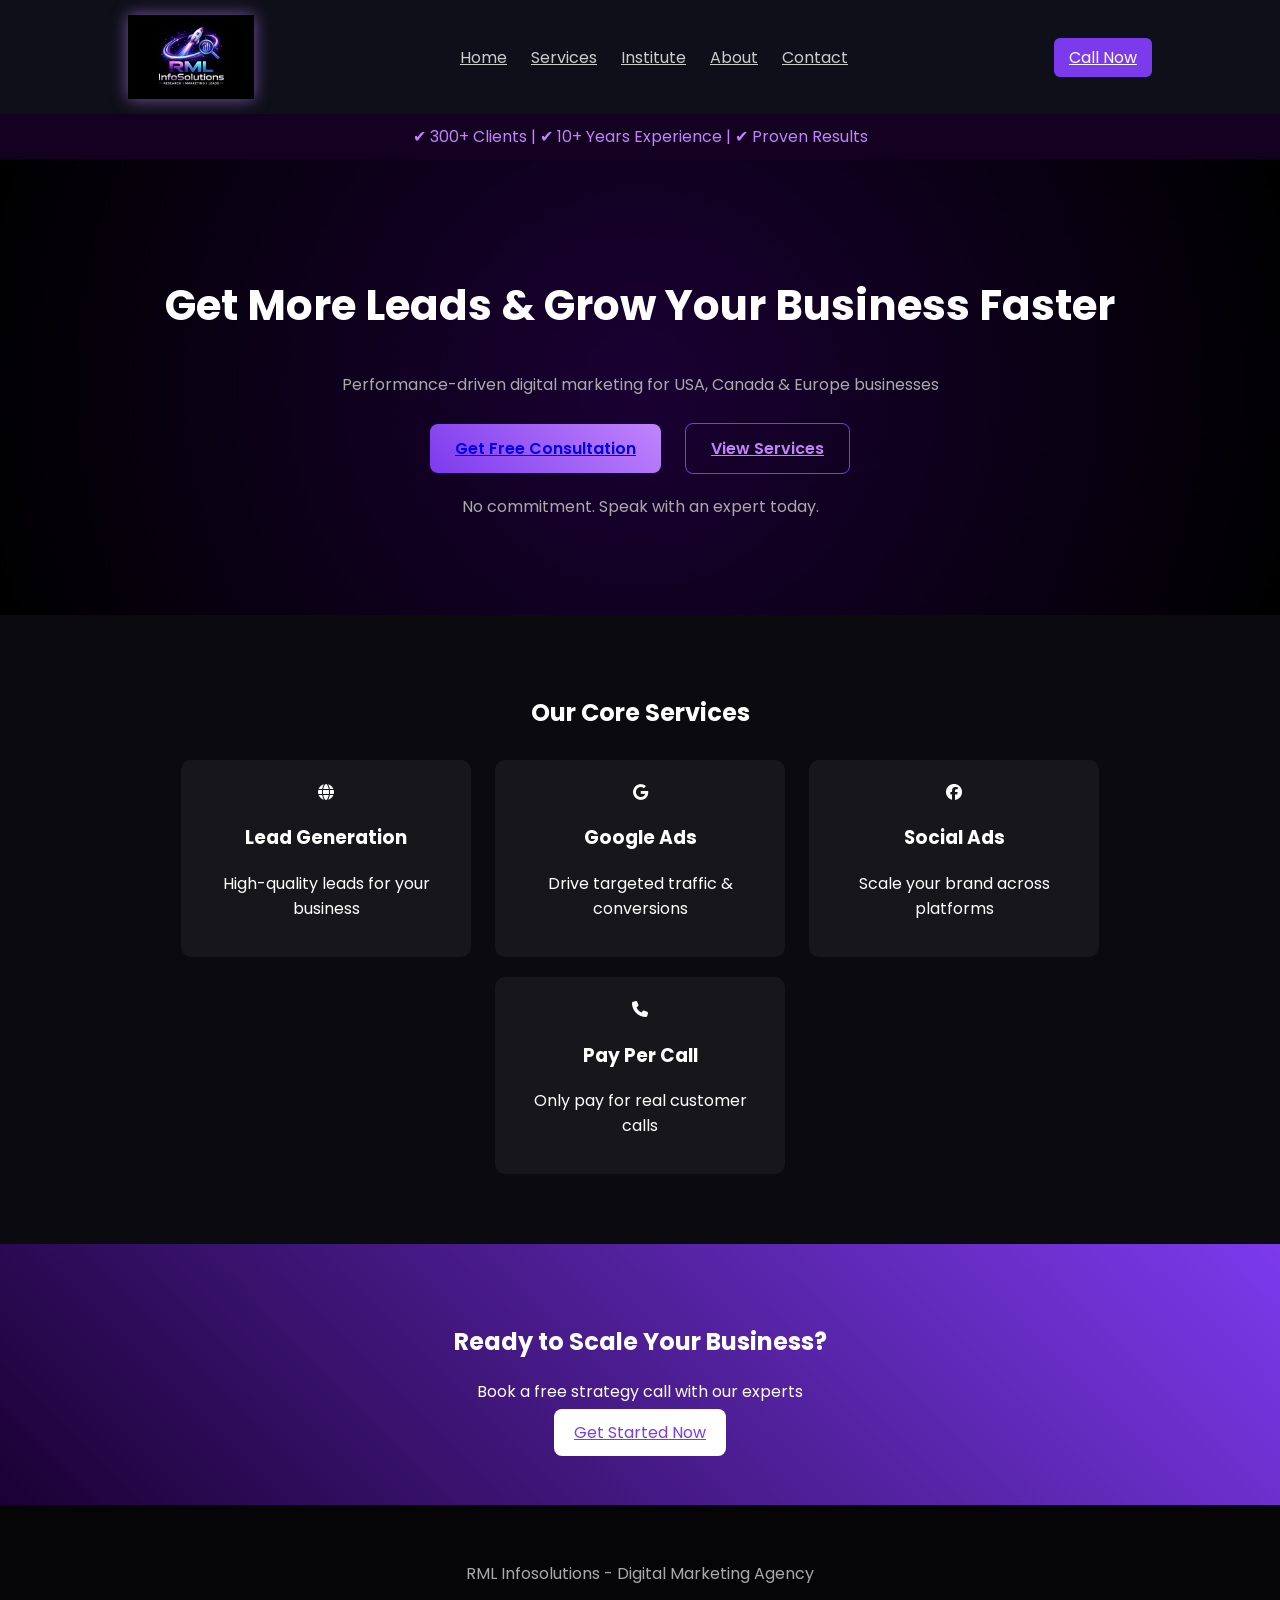
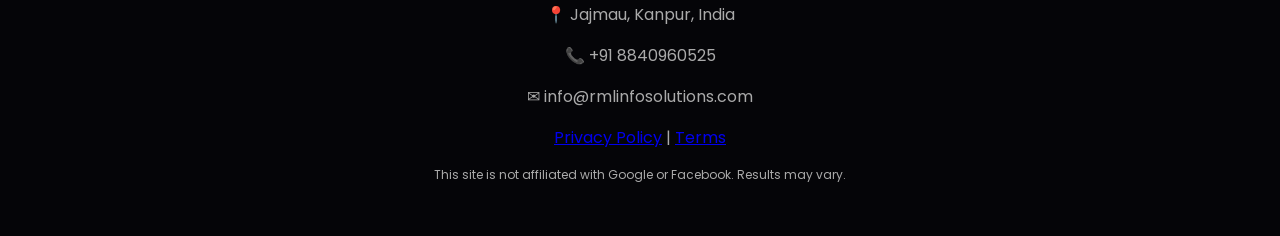
<file: index.html>
<!DOCTYPE html>
<html lang="en">
<head>
<meta charset="UTF-8">
<meta name="viewport" content="width=device-width, initial-scale=1.0">
<title>RML Infosolutions - Digital Marketing Agency</title>

<link href="https://fonts.googleapis.com/css2?family=Poppins:wght@300;400;600;700;800&display=swap" rel="stylesheet">
<link rel="stylesheet" href="https://cdnjs.cloudflare.com/ajax/libs/font-awesome/6.4.0/css/all.min.css">

<style>

/* GLOBAL */
body {
    margin:0;
    font-family:'Poppins',sans-serif;
    background:#0b0b0f;
    color:#fff;
}

/* NAV */
.navbar {
    display:flex;
    justify-content:space-between;
    align-items:center;
    padding:15px 10%;
    background:#0f0f1a;
}
    .logo img {
  height: 80px;
  width: auto;
  object-fit: contain;
}

.logo {
  display: flex;
  align-items: center;
}

.logo {
    font-weight:700;
    color:#c084fc;
}

.nav-links a {
    margin:0 10px;
    color:#ccc;
}

.phone-btn a {
    background:#7c3aed;
    padding:8px 15px;
    border-radius:6px;
    color:#fff;
}

/* HERO */
.hero {
    text-align:center;
    padding:80px 10%;
    background:radial-gradient(circle,#1a0033,#000);
}

.hero h1 {
    font-size:42px;
}

.hero p {
    color:#aaa;
}

.btn {
    display:inline-block;
    padding:12px 25px;
    border-radius:8px;
    margin:10px;
    font-weight:600;
}

.btn-primary {
    background:linear-gradient(45deg,#7c3aed,#c084fc);
}

.btn-secondary {
    border:1px solid #7c3aed;
    color:#c084fc;
}

/* TRUST BAR */
.trust {
    text-align:center;
    padding:10px;
    background:#140020;
    color:#c084fc;
}

/* SERVICES */
.services {
    padding:60px 10%;
    text-align:center;
}

.card {
    background:rgba(255,255,255,0.05);
    padding:20px;
    margin:10px;
    border-radius:10px;
    display:inline-block;
    width:250px;
}

/* CTA */
.cta {
    background:linear-gradient(45deg,#1a0033,#7c3aed);
    text-align:center;
    padding:60px;
}

.cta a {
    background:#fff;
    color:#7c3aed;
    padding:12px 20px;
    border-radius:8px;
}

/* FOOTER */
.footer {
    padding:40px 10%;
    background:#050508;
    text-align:center;
    color:#aaa;
}

/* STICKY CALL */
.sticky-call {
    position:fixed;
    bottom:15px;
    left:10px;
    right:10px;
    background:#7c3aed;
    text-align:center;
    padding:12px;
    border-radius:8px;
}

.sticky-call a {
    color:#fff;
    font-weight:bold;
}

@media(min-width:768px){
    .sticky-call{display:none;}
    
}
.logo img {
  height: 84px;
  filter: drop-shadow(0 0 8px rgba(192,132,252,0.6));
}
    @media(max-width:768px){
  .logo img {
    height: 35px;
  }
}
</style>
</head>

<body>

<!-- NAV -->
<div class="navbar">
    <div class="logo">
    <img src="rml.png" alt="RML Infosolutions Logo">
</div>
    <div class="nav-links">
        <a href="index.html">Home</a>
        <a href="services.html">Services</a>
        <a href="institute.html">Institute</a>
        <a href="about.html">About</a>
        <a href="contact.html">Contact</a>
    </div>
    <div class="phone-btn">
        <a href="tel:+918840960525">Call Now</a>
    </div>
</div>

<!-- TRUST -->
<div class="trust">
✔ 300+ Clients | ✔ 10+ Years Experience | ✔ Proven Results
</div>

<!-- HERO -->
<section class="hero">
    <h1>Get More Leads & Grow Your Business Faster</h1>
    <p>Performance-driven digital marketing for USA, Canada & Europe businesses</p>

    <a href="contact.html" class="btn btn-primary">Get Free Consultation</a>
    <a href="services.html" class="btn btn-secondary">View Services</a>

    <p style="margin-top:10px;color:#aaa;">No commitment. Speak with an expert today.</p>
</section>

<!-- SERVICES -->
<section class="services">
    <h2>Our Core Services</h2>

    <div class="card">
        <i class="fas fa-globe"></i>
        <h3>Lead Generation</h3>
        <p>High-quality leads for your business</p>
    </div>

    <div class="card">
        <i class="fab fa-google"></i>
        <h3>Google Ads</h3>
        <p>Drive targeted traffic & conversions</p>
    </div>

    <div class="card">
        <i class="fab fa-facebook"></i>
        <h3>Social Ads</h3>
        <p>Scale your brand across platforms</p>
    </div>

    <div class="card">
        <i class="fas fa-phone"></i>
        <h3>Pay Per Call</h3>
        <p>Only pay for real customer calls</p>
    </div>
</section>

<!-- CTA -->
<section class="cta">
    <h2>Ready to Scale Your Business?</h2>
    <p>Book a free strategy call with our experts</p>
    <a href="contact.html">Get Started Now</a>
</section>

<!-- FOOTER -->
<div class="footer">
    <p>RML Infosolutions - Digital Marketing Agency</p>
    <p>📍 Jajmau, Kanpur, India</p>
    <p>📞 +91 8840960525</p>
    <p>✉ info@rmlinfosolutions.com</p>

    <p>
        <a href="/privacy-policy">Privacy Policy</a> |
        <a href="/terms-conditions">Terms</a>
    </p>

    <p style="font-size:12px;">
        This site is not affiliated with Google or Facebook. Results may vary.
    </p>
</div>

<!-- STICKY CALL -->
<div class="sticky-call">
    <a href="tel:+918840960525">📞 Call Now</a>
</div>

</body>
</html>
</file>
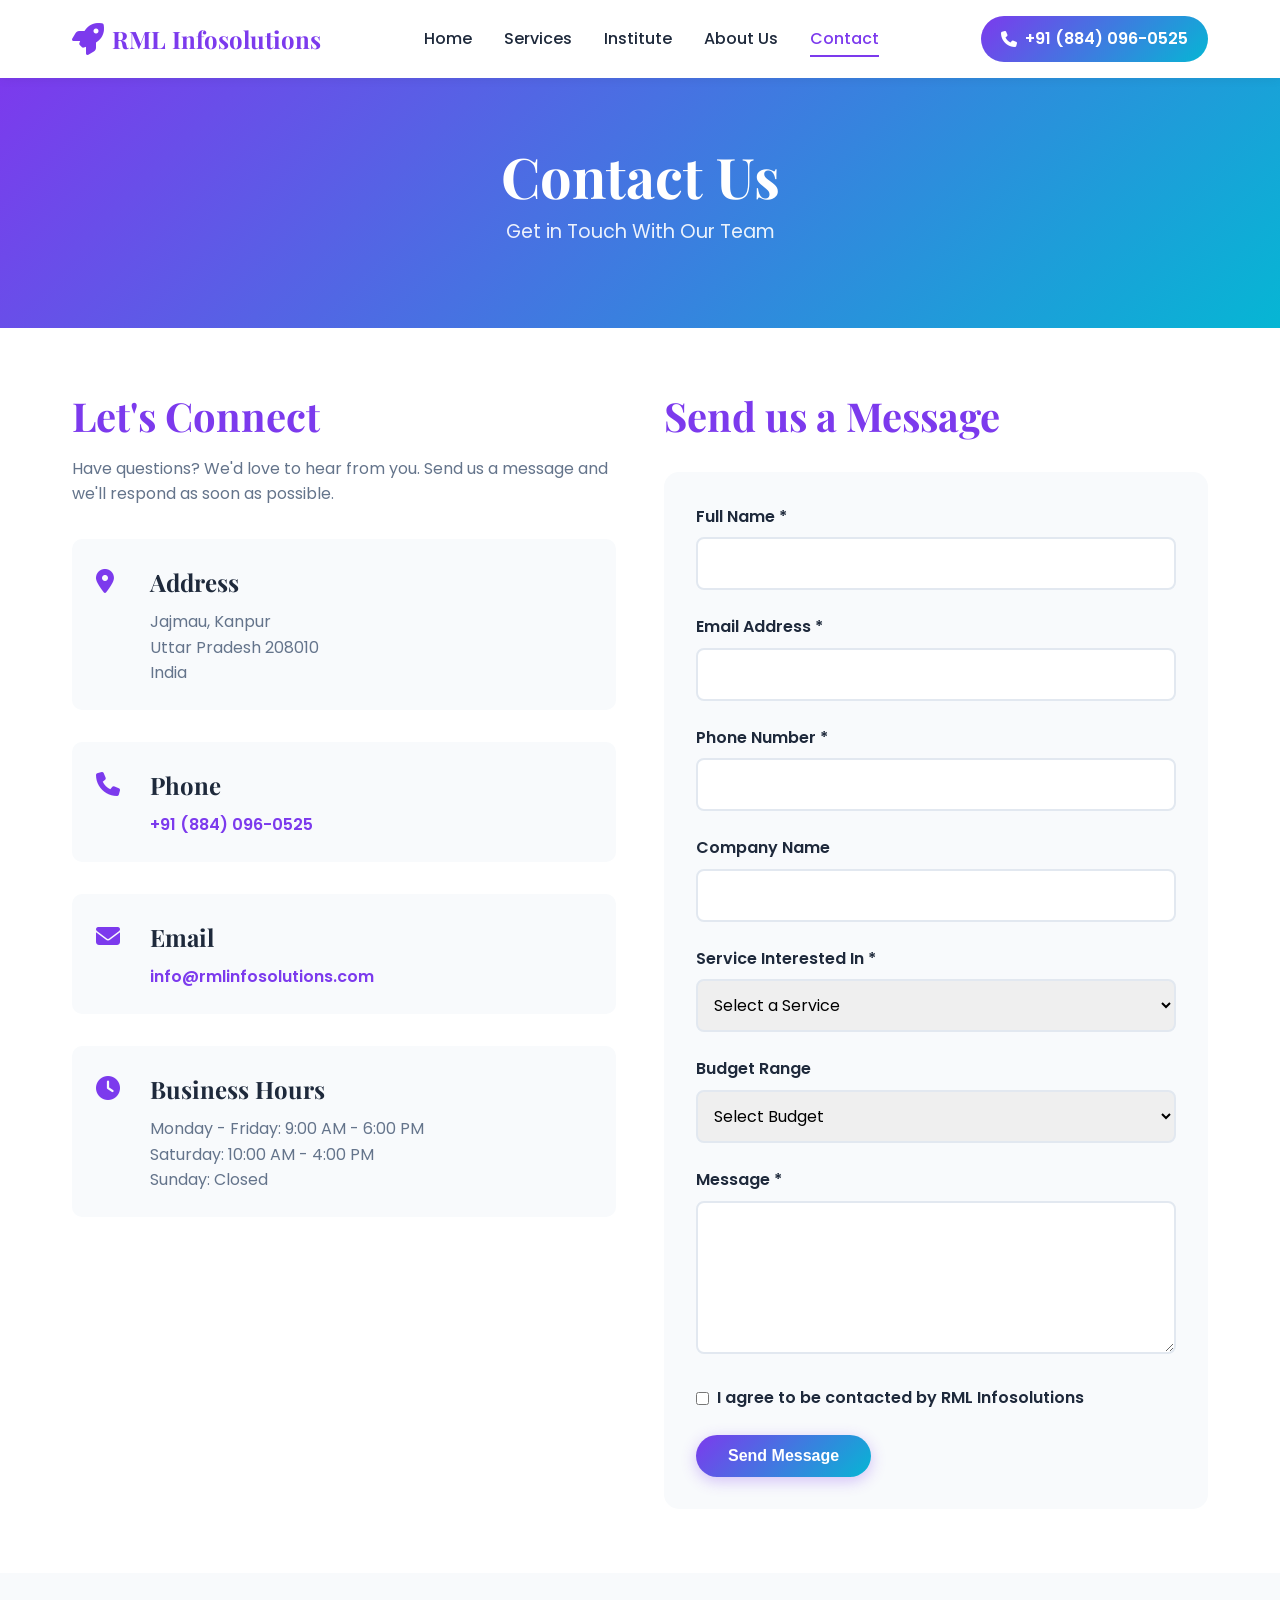
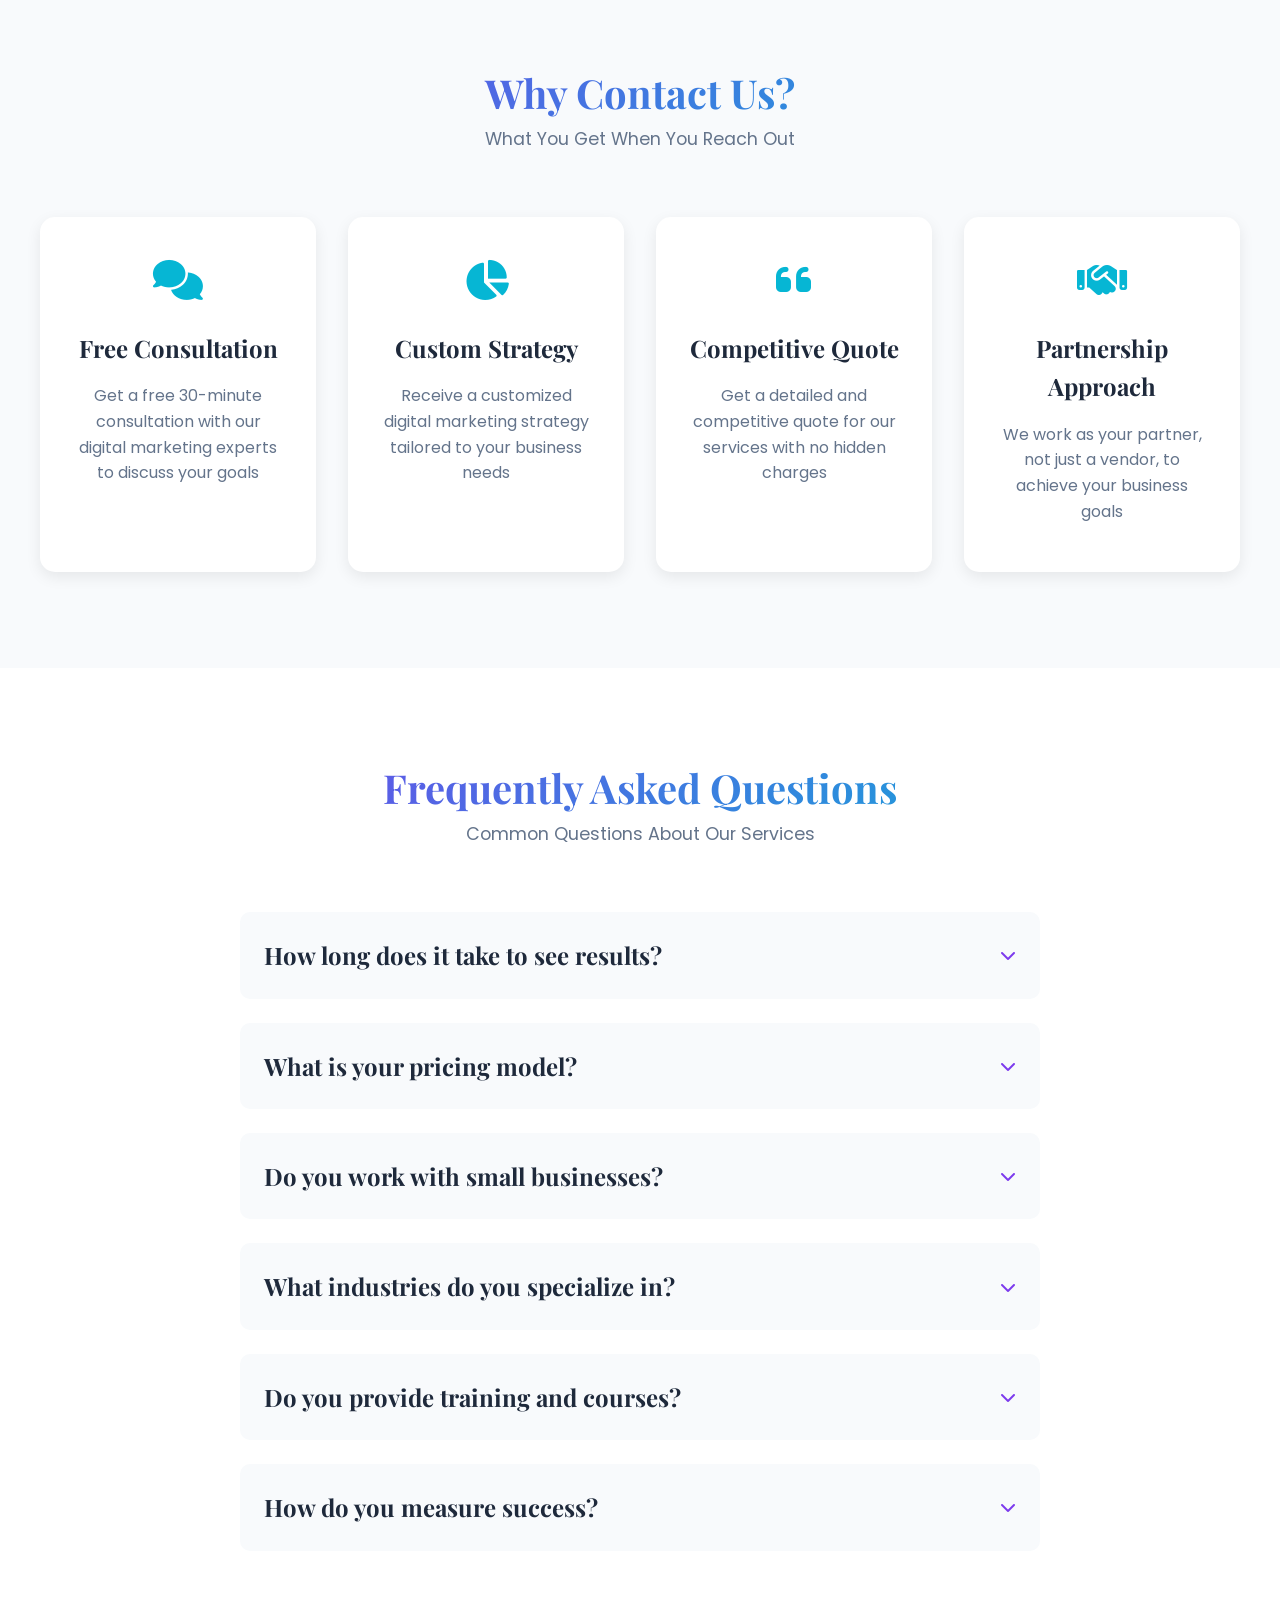
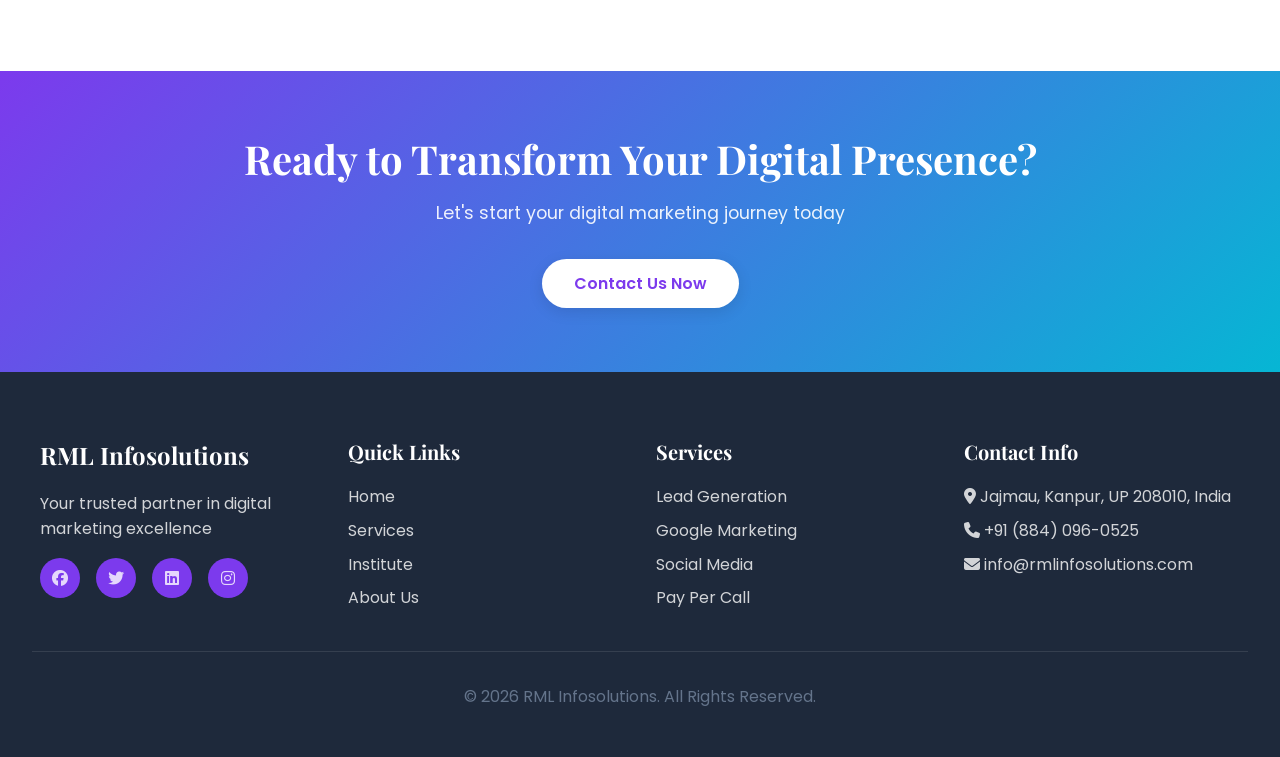
<file: contact.html>
<!DOCTYPE html>
<html lang="en">
<head>
    <meta charset="UTF-8">
    <meta name="viewport" content="width=device-width, initial-scale=1.0">
    <title>Contact Us - RML Infosolutions</title>
    <link rel="stylesheet" href="styles.css">
    <link rel="stylesheet" href="https://cdnjs.cloudflare.com/ajax/libs/font-awesome/6.4.0/css/all.min.css">
    <link href="https://fonts.googleapis.com/css2?family=Poppins:wght@300;400;600;700;800&family=Playfair+Display:wght@700&display=swap" rel="stylesheet">
</head>
<body>
    <!-- Navigation Bar -->
    <nav class="navbar">
        <div class="nav-container">
            <div class="logo">
                <i class="fas fa-rocket"></i>
                <span>RML Infosolutions</span>
            </div>
            <div class="nav-menu" id="navMenu">
                <a href="index.html" class="nav-link">Home</a>
                <a href="services.html" class="nav-link">Services</a>
                <a href="institute.html" class="nav-link">Institute</a>
                <a href="about.html" class="nav-link">About Us</a>
                <a href="contact.html" class="nav-link active">Contact</a>
            </div>
            <div class="hamburger" id="hamburger">
                <span></span>
                <span></span>
                <span></span>
            </div>
            <div class="phone-btn">
                <a href="tel:+918840960525"><i class="fas fa-phone"></i> +91 (884) 096-0525</a>
            </div>
        </div>
    </nav>

    <!-- Page Header -->
    <section class="page-header">
        <h1>Contact Us</h1>
        <p>Get in Touch With Our Team</p>
    </section>

    <!-- Contact Section -->
    <section class="contact-section">
        <div class="contact-info">
            <h2>Let's Connect</h2>
            <p>Have questions? We'd love to hear from you. Send us a message and we'll respond as soon as possible.</p>
            
            <div class="contact-details">
                <div class="contact-item">
                    <div class="contact-icon">
                        <i class="fas fa-map-marker-alt"></i>
                    </div>
                    <div class="contact-text">
                        <h3>Address</h3>
                        <p>Jajmau, Kanpur<br>Uttar Pradesh 208010<br>India</p>
                    </div>
                </div>
                <div class="contact-item">
                    <div class="contact-icon">
                        <i class="fas fa-phone"></i>
                    </div>
                    <div class="contact-text">
                        <h3>Phone</h3>
                        <p><a href="tel:+918840960525">+91 (884) 096-0525</a></p>
                    </div>
                </div>
                <div class="contact-item">
                    <div class="contact-icon">
                        <i class="fas fa-envelope"></i>
                    </div>
                    <div class="contact-text">
                        <h3>Email</h3>
                        <p><a href="mailto:info@rmlinfosolutions.com">info@rmlinfosolutions.com</a></p>
                    </div>
                </div>
                <div class="contact-item">
                    <div class="contact-icon">
                        <i class="fas fa-clock"></i>
                    </div>
                    <div class="contact-text">
                        <h3>Business Hours</h3>
                        <p>Monday - Friday: 9:00 AM - 6:00 PM<br>Saturday: 10:00 AM - 4:00 PM<br>Sunday: Closed</p>
                    </div>
                </div>
            </div>
        </div>

        <div class="contact-form-container">
            <h2>Send us a Message</h2>
            <form id="contactForm" class="contact-form">
                <div class="form-group">
                    <label for="name">Full Name *</label>
                    <input type="text" id="name" name="name" required>
                </div>
                <div class="form-group">
                    <label for="email">Email Address *</label>
                    <input type="email" id="email" name="email" required>
                </div>
                <div class="form-group">
                    <label for="phone">Phone Number *</label>
                    <input type="tel" id="phone" name="phone" required>
                </div>
                <div class="form-group">
                    <label for="company">Company Name</label>
                    <input type="text" id="company" name="company">
                </div>
                <div class="form-group">
                    <label for="service">Service Interested In *</label>
                    <select id="service" name="service" required>
                        <option value="">Select a Service</option>
                        <option value="Lead Generation">Lead Generation</option>
                        <option value="Google Marketing">Google Marketing (SEO & SEM)</option>
                        <option value="Social Media">Facebook & Instagram Marketing</option>
                        <option value="Native Marketing">Native Marketing</option>
                        <option value="Pay Per Call">Pay Per Call</option>
                        <option value="Email Marketing">Email Marketing</option>
                        <option value="Digital Marketing Course">Digital Marketing Course</option>
                        <option value="Other">Other</option>
                    </select>
                </div>
                <div class="form-group">
                    <label for="budget">Budget Range</label>
                    <select id="budget" name="budget">
                        <option value="">Select Budget</option>
                        <option value="Below 50K">Below ₹50,000</option>
                        <option value="50K-1L">₹50,000 - ₹1,00,000</option>
                        <option value="1L-5L">₹1,00,000 - ₹5,00,000</option>
                        <option value="5L+">₹5,00,000+</option>
                    </select>
                </div>
                <div class="form-group">
                    <label for="message">Message *</label>
                    <textarea id="message" name="message" rows="5" required></textarea>
                </div>
                <div class="form-group checkbox">
                    <input type="checkbox" id="terms" name="terms" required>
                    <label for="terms">I agree to be contacted by RML Infosolutions</label>
                </div>
                <button type="submit" class="btn btn-primary">Send Message</button>
                <div id="formMessage" class="form-message"></div>
            </form>
        </div>
    </section>

    <!-- Why Contact Us Section -->
    <section class="why-contact">
        <div class="section-header">
            <h2>Why Contact Us?</h2>
            <p>What You Get When You Reach Out</p>
        </div>
        <div class="contact-benefits">
            <div class="benefit-item">
                <div class="benefit-icon">
                    <i class="fas fa-comments"></i>
                </div>
                <h3>Free Consultation</h3>
                <p>Get a free 30-minute consultation with our digital marketing experts to discuss your goals</p>
            </div>
            <div class="benefit-item">
                <div class="benefit-icon">
                    <i class="fas fa-chart-pie"></i>
                </div>
                <h3>Custom Strategy</h3>
                <p>Receive a customized digital marketing strategy tailored to your business needs</p>
            </div>
            <div class="benefit-item">
                <div class="benefit-icon">
                    <i class="fas fa-quote-left"></i>
                </div>
                <h3>Competitive Quote</h3>
                <p>Get a detailed and competitive quote for our services with no hidden charges</p>
            </div>
            <div class="benefit-item">
                <div class="benefit-icon">
                    <i class="fas fa-handshake"></i>
                </div>
                <h3>Partnership Approach</h3>
                <p>We work as your partner, not just a vendor, to achieve your business goals</p>
            </div>
        </div>
    </section>

    <!-- FAQ Section -->
    <section class="faq-section">
        <div class="section-header">
            <h2>Frequently Asked Questions</h2>
            <p>Common Questions About Our Services</p>
        </div>
        <div class="faq-container">
            <div class="faq-item">
                <div class="faq-question">
                    <h3>How long does it take to see results?</h3>
                    <i class="fas fa-chevron-down"></i>
                </div>
                <div class="faq-answer">
                    <p>Results vary depending on the service and your industry. Lead generation campaigns typically show results within 2-4 weeks. SEO takes 3-6 months for significant improvements. We provide regular reports to track progress.</p>
                </div>
            </div>
            <div class="faq-item">
                <div class="faq-question">
                    <h3>What is your pricing model?</h3>
                    <i class="fas fa-chevron-down"></i>
                </div>
                <div class="faq-answer">
                    <p>We offer flexible pricing models including fixed monthly retainers, project-based pricing, and performance-based pricing. We customize packages based on your budget and goals. Contact us for a detailed quote.</p>
                </div>
            </div>
            <div class="faq-item">
                <div class="faq-question">
                    <h3>Do you work with small businesses?</h3>
                    <i class="fas fa-chevron-down"></i>
                </div>
                <div class="faq-answer">
                    <p>Yes! We work with businesses of all sizes, from startups to large enterprises. We have packages and services tailored for small businesses with limited budgets.</p>
                </div>
            </div>
            <div class="faq-item">
                <div class="faq-question">
                    <h3>What industries do you specialize in?</h3>
                    <i class="fas fa-chevron-down"></i>
                </div>
                <div class="faq-answer">
                    <p>We have experience across various industries including e-commerce, real estate, healthcare, education, finance, and more. Our diverse experience helps us understand different market dynamics and customer behaviors.</p>
                </div>
            </div>
            <div class="faq-item">
                <div class="faq-question">
                    <h3>Do you provide training and courses?</h3>
                    <i class="fas fa-chevron-down"></i>
                </div>
                <div class="faq-answer">
                    <p>Yes! We run a comprehensive Digital Marketing Institute in Kanpur offering courses from beginner to advanced levels. Visit our Institute page for more details about our courses and enrollment.</p>
                </div>
            </div>
            <div class="faq-item">
                <div class="faq-question">
                    <h3>How do you measure success?</h3>
                    <i class="fas fa-chevron-down"></i>
                </div>
                <div class="faq-answer">
                    <p>We measure success through clear KPIs and metrics defined at the beginning of every project. This includes leads generated, conversion rates, ROI, traffic increase, and other relevant metrics. We provide monthly reports with detailed analytics.</p>
                </div>
            </div>
        </div>
    </section>

    <!-- CTA Section -->
    <section class="cta-section">
        <div class="cta-content">
            <h2>Ready to Transform Your Digital Presence?</h2>
            <p>Let's start your digital marketing journey today</p>
            <a href="#contactForm" class="btn btn-light">Contact Us Now</a>
        </div>
    </section>

    <!-- Footer -->
    <footer class="footer">
        <div class="footer-content">
            <div class="footer-section">
                <h3>RML Infosolutions</h3>
                <p>Your trusted partner in digital marketing excellence</p>
                <div class="social-links">
                    <a href="#" title="Facebook"><i class="fab fa-facebook"></i></a>
                    <a href="#" title="Twitter"><i class="fab fa-twitter"></i></a>
                    <a href="#" title="LinkedIn"><i class="fab fa-linkedin"></i></a>
                    <a href="#" title="Instagram"><i class="fab fa-instagram"></i></a>
                </div>
            </div>
            <div class="footer-section">
                <h4>Quick Links</h4>
                <ul>
                    <li><a href="index.html">Home</a></li>
                    <li><a href="services.html">Services</a></li>
                    <li><a href="institute.html">Institute</a></li>
                    <li><a href="about.html">About Us</a></li>
                </ul>
            </div>
            <div class="footer-section">
                <h4>Services</h4>
                <ul>
                    <li><a href="services.html">Lead Generation</a></li>
                    <li><a href="services.html">Google Marketing</a></li>
                    <li><a href="services.html">Social Media</a></li>
                    <li><a href="services.html">Pay Per Call</a></li>
                </ul>
            </div>
            <div class="footer-section">
                <h4>Contact Info</h4>
                <p><i class="fas fa-map-marker-alt"></i> Jajmau, Kanpur, UP 208010, India</p>
                <p><i class="fas fa-phone"></i> <a href="tel:+918840960525">+91 (884) 096-0525</a></p>
                <p><i class="fas fa-envelope"></i> <a href="mailto:info@rmlinfosolutions.com">info@rmlinfosolutions.com</a></p>
            </div>
        </div>
        <div class="footer-bottom">
            <p>&copy; 2024 RML Infosolutions. All Rights Reserved.</p>
        </div>
    </footer>

    <script src="script.js"></script>
</body>
</html>
</file>
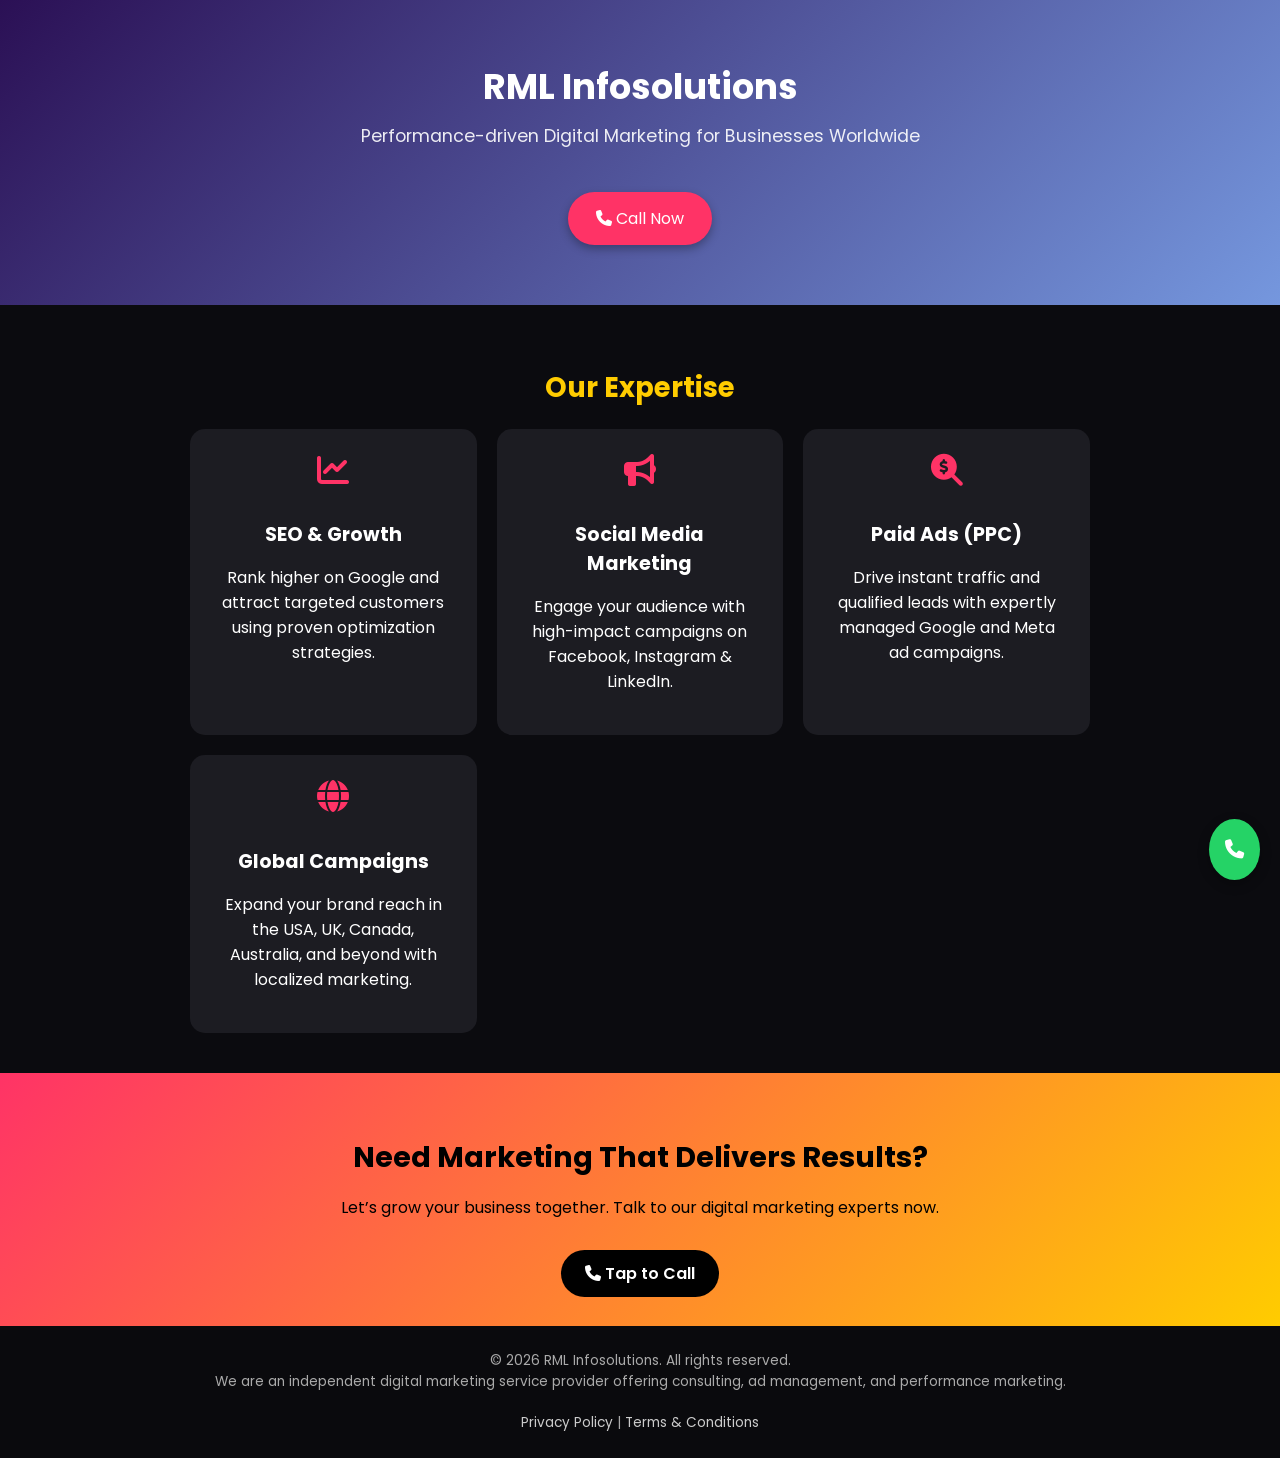
<file: marketing.html>
<!DOCTYPE html>
<html lang="en">
<head>
  <meta charset="UTF-8" />
  <meta name="viewport" content="width=device-width, initial-scale=1.0" />
  <title>RML Infosolutions | Digital Marketing Experts</title>
  <meta name="description" content="Boost your business with RML Infosolutions – trusted digital marketing specialists offering SEO, PPC, and performance-driven strategies. Call now for a free consultation.">
  <link href="https://fonts.googleapis.com/css2?family=Poppins:wght@400;600;700&display=swap" rel="stylesheet">
  <link rel="stylesheet" href="https://cdnjs.cloudflare.com/ajax/libs/font-awesome/6.5.0/css/all.min.css">
  <style>
    body {
      font-family: 'Poppins', sans-serif;
      margin: 0;
      background: #0b0b0f;
      color: #fff;
      overflow-x: hidden;
    }

    header {
      background: linear-gradient(135deg, #2b1055, #7597de);
      padding: 60px 20px;
      text-align: center;
      color: #fff;
      animation: fadeInDown 1.2s ease;
    }

    header h1 {
      font-size: 2.2em;
      margin: 0;
    }

    header p {
      font-size: 1.1em;
      opacity: 0.9;
      margin-top: 10px;
    }

    @keyframes fadeInDown {
      from {opacity: 0; transform: translateY(-20px);}
      to {opacity: 1; transform: translateY(0);}
    }

    .hero-btn {
      display: inline-block;
      margin-top: 25px;
      padding: 14px 28px;
      font-size: 1em;
      background: #ff3366;
      border: none;
      color: #fff;
      border-radius: 30px;
      cursor: pointer;
      transition: 0.3s;
      text-decoration: none;
      box-shadow: 0 4px 10px rgba(0,0,0,0.3);
    }

    .hero-btn:hover {
      background: #ff4f7a;
      transform: scale(1.05);
    }

    .section {
      padding: 40px 20px;
      text-align: center;
    }

    .section h2 {
      color: #ffcc00;
      margin-bottom: 20px;
      font-size: 1.7em;
    }

    .services {
      display: grid;
      grid-template-columns: repeat(auto-fit, minmax(240px, 1fr));
      gap: 20px;
      max-width: 900px;
      margin: 0 auto;
    }

    .service-card {
      background: #1c1c22;
      border-radius: 15px;
      padding: 25px;
      transition: transform 0.3s ease, background 0.3s ease;
    }

    .service-card:hover {
      transform: translateY(-8px);
      background: #262632;
    }

    .service-card i {
      font-size: 2em;
      color: #ff3366;
      margin-bottom: 15px;
    }

    .service-card h3 {
      margin-bottom: 10px;
      font-size: 1.2em;
    }

    .cta-section {
      background: linear-gradient(135deg, #ff3366, #ffcc00);
      color: #000;
      padding: 40px 20px;
      border-radius: 0;
      text-align: center;
    }

    .cta-section h2 {
      margin-bottom: 15px;
      font-size: 1.8em;
      font-weight: 700;
    }

    .cta-section a {
      background: #000;
      color: #fff;
      padding: 12px 24px;
      border-radius: 30px;
      text-decoration: none;
      font-weight: 600;
      transition: 0.3s;
    }

    .cta-section a:hover {
      background: #333;
    }

    footer {
      background: #0a0a0d;
      color: #aaa;
      text-align: center;
      padding: 25px 15px;
      font-size: 0.85em;
      line-height: 1.5;
    }

    /* Floating call button */
    .call-btn {
      position: fixed;
      bottom: 20px;
      right: 20px;
      background: #25d366;
      color: #fff;
      font-size: 1.2em;
      border-radius: 50%;
      padding: 16px;
      text-align: center;
      box-shadow: 0 4px 12px rgba(0,0,0,0.3);
      z-index: 1000;
      transition: transform 0.2s ease;
    }

    .call-btn:hover {
      transform: scale(1.1);
      background: #20b957;
    }

    @media (max-width: 600px) {
      header h1 { font-size: 1.8em; }
      .section h2 { font-size: 1.4em; }
    }
  </style>
</head>
<body>

  <header>
    <h1>RML Infosolutions</h1>
    <p>Performance-driven Digital Marketing for Businesses Worldwide</p>
    <a href="tel:+18445551234" class="hero-btn"><i class="fas fa-phone"></i> Call Now</a>
  </header>

  <section class="section">
    <h2>Our Expertise</h2>
    <div class="services">
      <div class="service-card">
        <i class="fas fa-chart-line"></i>
        <h3>SEO & Growth</h3>
        <p>Rank higher on Google and attract targeted customers using proven optimization strategies.</p>
      </div>
      <div class="service-card">
        <i class="fas fa-bullhorn"></i>
        <h3>Social Media Marketing</h3>
        <p>Engage your audience with high-impact campaigns on Facebook, Instagram & LinkedIn.</p>
      </div>
      <div class="service-card">
        <i class="fas fa-magnifying-glass-dollar"></i>
        <h3>Paid Ads (PPC)</h3>
        <p>Drive instant traffic and qualified leads with expertly managed Google and Meta ad campaigns.</p>
      </div>
      <div class="service-card">
        <i class="fas fa-globe"></i>
        <h3>Global Campaigns</h3>
        <p>Expand your brand reach in the USA, UK, Canada, Australia, and beyond with localized marketing.</p>
      </div>
    </div>
  </section>

  <section class="cta-section">
    <h2>Need Marketing That Delivers Results?</h2>
    <p>Let’s grow your business together. Talk to our digital marketing experts now.</p>
    <br>
    <a href="tel:+18445551234"><i class="fas fa-phone"></i> Tap to Call</a>
  </section>

  <footer>
    © <script>document.write(new Date().getFullYear())</script> RML Infosolutions. All rights reserved.<br>
    We are an independent digital marketing service provider offering consulting, ad management, and performance marketing.  
    <br><br>
    <a href="/privacy-policy" style="color:#ccc;text-decoration:none;">Privacy Policy</a> |
    <a href="/terms-conditions" style="color:#ccc;text-decoration:none;">Terms & Conditions</a>
  </footer>

  <a href="tel:+18445551234" class="call-btn"><i class="fas fa-phone"></i></a>

</body>
</html>
</file>
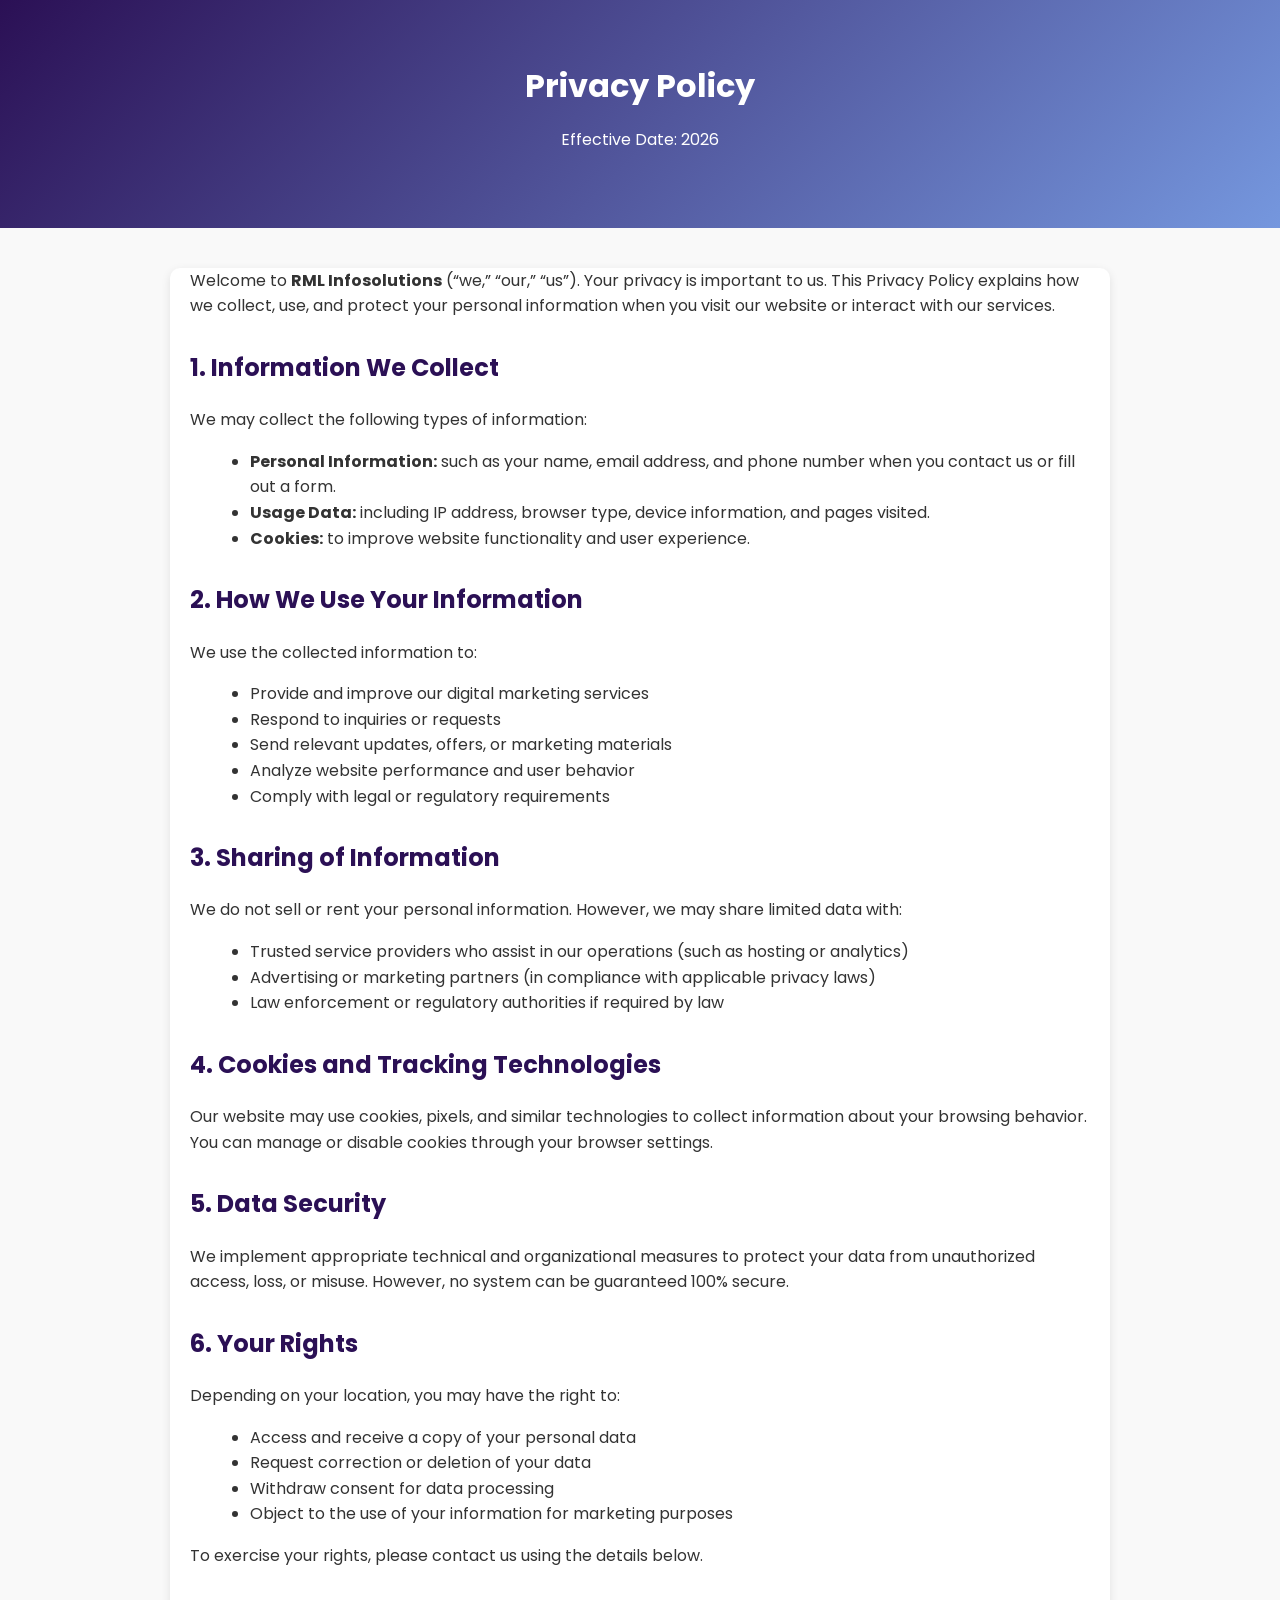
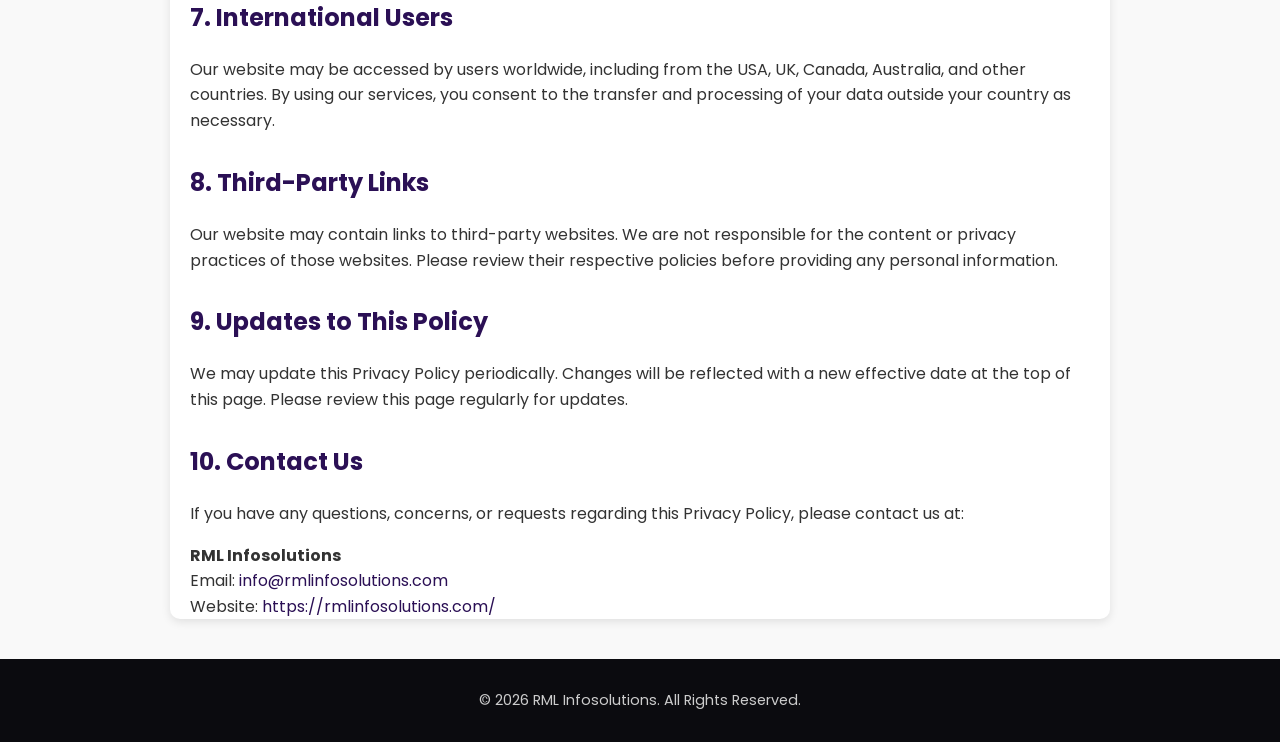
<file: privacy-policy.html>
<!DOCTYPE html>
<html lang="en">
<head>
  <meta charset="UTF-8">
  <meta name="viewport" content="width=device-width, initial-scale=1.0">
  <title>Privacy Policy | RML Infosolutions</title>
  <meta name="description" content="Read the Privacy Policy of RML Infosolutions to understand how we handle your data and protect your privacy.">
  <link href="https://fonts.googleapis.com/css2?family=Poppins:wght@400;600&display=swap" rel="stylesheet">
  <style>
    body {
      font-family: 'Poppins', sans-serif;
      margin: 0;
      padding: 0;
      background: #f9f9f9;
      color: #333;
      line-height: 1.6;
    }
    header {
      background: linear-gradient(135deg, #2b1055, #7597de);
      color: #fff;
      padding: 60px 20px;
      text-align: center;
    }
    header h1 {
      margin: 0;
      font-size: 2em;
    }
    main {
      max-width: 900px;
      margin: 40px auto;
      padding: 0 20px;
      background: #fff;
      border-radius: 10px;
      box-shadow: 0 3px 10px rgba(0,0,0,0.1);
    }
    h2 {
      color: #2b1055;
      margin-top: 30px;
    }
    p {
      margin-bottom: 15px;
    }
    ul {
      margin-left: 20px;
    }
    footer {
      text-align: center;
      padding: 30px 15px;
      background: #0b0b0f;
      color: #ccc;
      font-size: 0.9em;
      margin-top: 40px;
    }
    a {
      color: #2b1055;
      text-decoration: none;
    }
  </style>
</head>
<body>

  <header>
    <h1>Privacy Policy</h1>
    <p>Effective Date: <script>document.write(new Date().getFullYear())</script></p>
  </header>

  <main>
    <section>
      <p>
        Welcome to <strong>RML Infosolutions</strong> (“we,” “our,” “us”).  
        Your privacy is important to us. This Privacy Policy explains how we collect, use, and protect your personal information when you visit our website or interact with our services.
      </p>
    </section>

    <section>
      <h2>1. Information We Collect</h2>
      <p>We may collect the following types of information:</p>
      <ul>
        <li><strong>Personal Information:</strong> such as your name, email address, and phone number when you contact us or fill out a form.</li>
        <li><strong>Usage Data:</strong> including IP address, browser type, device information, and pages visited.</li>
        <li><strong>Cookies:</strong> to improve website functionality and user experience.</li>
      </ul>
    </section>

    <section>
      <h2>2. How We Use Your Information</h2>
      <p>We use the collected information to:</p>
      <ul>
        <li>Provide and improve our digital marketing services</li>
        <li>Respond to inquiries or requests</li>
        <li>Send relevant updates, offers, or marketing materials</li>
        <li>Analyze website performance and user behavior</li>
        <li>Comply with legal or regulatory requirements</li>
      </ul>
    </section>

    <section>
      <h2>3. Sharing of Information</h2>
      <p>
        We do not sell or rent your personal information.  
        However, we may share limited data with:
      </p>
      <ul>
        <li>Trusted service providers who assist in our operations (such as hosting or analytics)</li>
        <li>Advertising or marketing partners (in compliance with applicable privacy laws)</li>
        <li>Law enforcement or regulatory authorities if required by law</li>
      </ul>
    </section>

    <section>
      <h2>4. Cookies and Tracking Technologies</h2>
      <p>
        Our website may use cookies, pixels, and similar technologies to collect information about your browsing behavior.  
        You can manage or disable cookies through your browser settings.
      </p>
    </section>

    <section>
      <h2>5. Data Security</h2>
      <p>
        We implement appropriate technical and organizational measures to protect your data from unauthorized access, loss, or misuse.  
        However, no system can be guaranteed 100% secure.
      </p>
    </section>

    <section>
      <h2>6. Your Rights</h2>
      <p>
        Depending on your location, you may have the right to:
      </p>
      <ul>
        <li>Access and receive a copy of your personal data</li>
        <li>Request correction or deletion of your data</li>
        <li>Withdraw consent for data processing</li>
        <li>Object to the use of your information for marketing purposes</li>
      </ul>
      <p>
        To exercise your rights, please contact us using the details below.
      </p>
    </section>

    <section>
      <h2>7. International Users</h2>
      <p>
        Our website may be accessed by users worldwide, including from the USA, UK, Canada, Australia, and other countries.  
        By using our services, you consent to the transfer and processing of your data outside your country as necessary.
      </p>
    </section>

    <section>
      <h2>8. Third-Party Links</h2>
      <p>
        Our website may contain links to third-party websites.  
        We are not responsible for the content or privacy practices of those websites.  
        Please review their respective policies before providing any personal information.
      </p>
    </section>

    <section>
      <h2>9. Updates to This Policy</h2>
      <p>
        We may update this Privacy Policy periodically.  
        Changes will be reflected with a new effective date at the top of this page.  
        Please review this page regularly for updates.
      </p>
    </section>

    <section>
      <h2>10. Contact Us</h2>
      <p>
        If you have any questions, concerns, or requests regarding this Privacy Policy,  
        please contact us at:
      </p>
      <p>
        <strong>RML Infosolutions</strong><br>
        Email: <a href="mailto:info@rmlinfosolutions.com">info@rmlinfosolutions.com</a><br>
        Website: <a href="https://rmlinfosolutions.com/">https://rmlinfosolutions.com/</a>
      </p>
    </section>
  </main>

  <footer>
    © <script>document.write(new Date().getFullYear())</script> RML Infosolutions. All Rights Reserved.
  </footer>

</body>
</html>
</file>
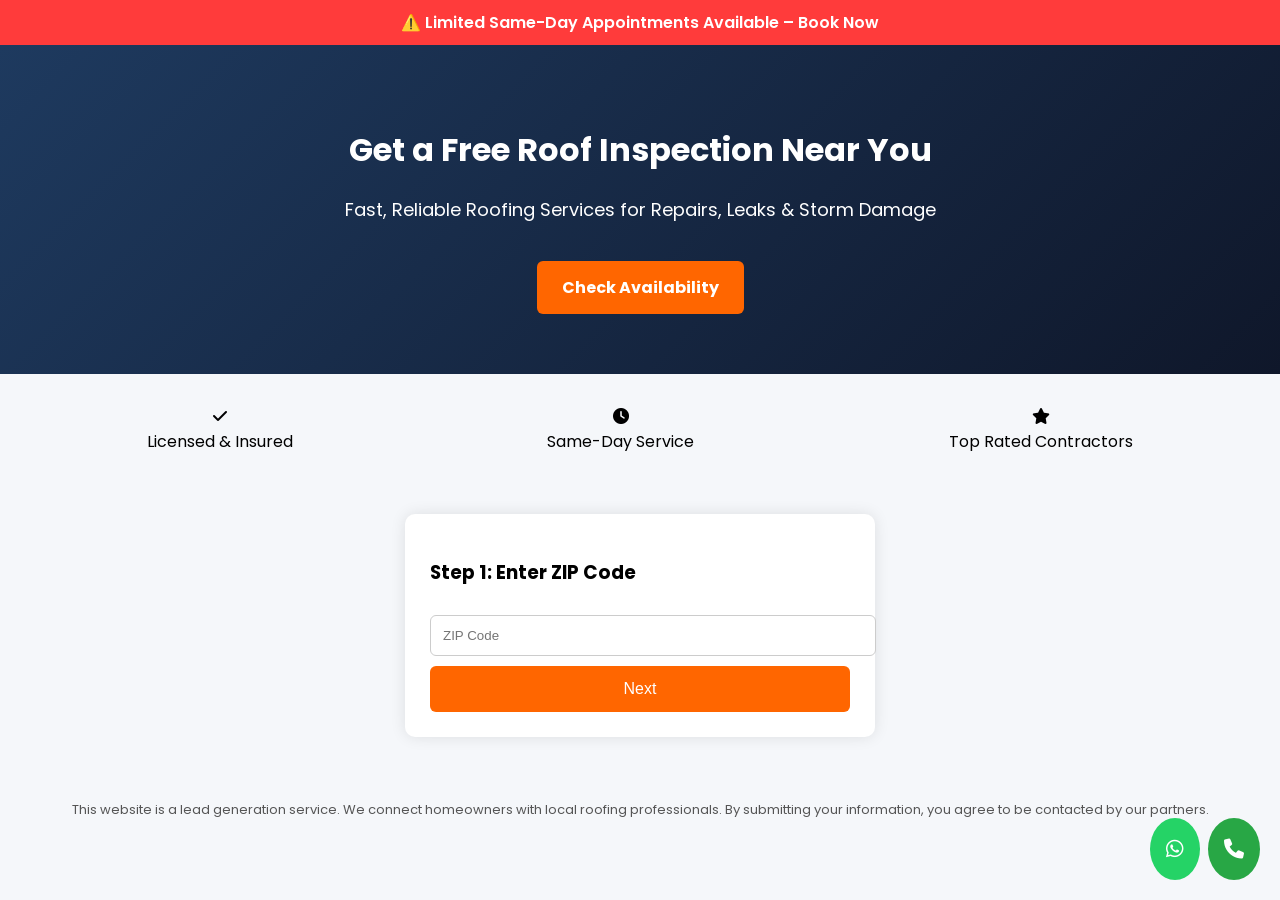
<file: roofing-services.html>
<!DOCTYPE html>

<html lang="en">
<head>
<meta charset="UTF-8">
<meta name="viewport" content="width=device-width, initial-scale=1.0">
<title>Free Roof Inspection | Fast Roofing Services</title>

<!-- Google Font -->

<link href="https://fonts.googleapis.com/css2?family=Poppins:wght@300;400;600&display=swap" rel="stylesheet">

<!-- Icons -->

<link rel="stylesheet" href="https://cdnjs.cloudflare.com/ajax/libs/font-awesome/6.0.0/css/all.min.css">

<style>
body {
    font-family: 'Poppins', sans-serif;
    margin: 0;
    background: #f5f7fa;
}

/* URGENCY BAR */
.urgency {
    background: #ff3b3b;
    color: white;
    text-align: center;
    padding: 10px;
    font-weight: 600;
}

/* HERO */
.hero {
    background: linear-gradient(135deg, #1e3a5f, #0f172a);
    color: white;
    text-align: center;
    padding: 60px 20px;
}

.hero h1 {
    font-size: 32px;
}

.hero p {
    font-size: 18px;
}

/* CTA BUTTON */
.cta-btn {
    background: #ff6600;
    color: white;
    padding: 14px 25px;
    border-radius: 6px;
    text-decoration: none;
    display: inline-block;
    margin-top: 20px;
    font-weight: bold;
}

/* TRUST */
.trust {
    display: flex;
    justify-content: space-around;
    flex-wrap: wrap;
    padding: 20px;
    text-align: center;
}

.trust div {
    margin: 10px;
}

/* FORM */
.form-box {
    background: white;
    max-width: 420px;
    margin: 30px auto;
    padding: 25px;
    border-radius: 10px;
    box-shadow: 0 0 15px rgba(0,0,0,0.1);
}

input, select {
    width: 100%;
    padding: 12px;
    margin: 10px 0;
    border-radius: 6px;
    border: 1px solid #ccc;
}

button {
    width: 100%;
    background: #ff6600;
    color: white;
    padding: 14px;
    border: none;
    border-radius: 6px;
    font-size: 16px;
}

/* MULTI STEP */
.step { display: none; }
.step.active { display: block; }

/* FLOAT BUTTONS */
.call-btn, .whatsapp-btn {
    position: fixed;
    bottom: 20px;
    padding: 16px;
    border-radius: 50%;
    color: white;
    font-size: 20px;
    z-index: 999;
}

.call-btn {
    right: 20px;
    background: #28a745;
}

.whatsapp-btn {
    right: 80px;
    background: #25D366;
}

/* FOOTER */
.footer {
    text-align: center;
    padding: 20px;
    font-size: 13px;
    color: #555;
}
</style>

</head>

<body>

<div class="urgency">
⚠️ Limited Same-Day Appointments Available – Book Now
</div>

<div class="hero">
<h1>Get a Free Roof Inspection Near You</h1>
<p>Fast, Reliable Roofing Services for Repairs, Leaks & Storm Damage</p>
<a href="#form" class="cta-btn">Check Availability</a>
</div>

<div class="trust">
<div><i class="fa fa-check"></i><br>Licensed & Insured</div>
<div><i class="fa fa-clock"></i><br>Same-Day Service</div>
<div><i class="fa fa-star"></i><br>Top Rated Contractors</div>
</div>

<div id="form" class="form-box">

<form id="multiStepForm">

<!-- STEP 1 -->

<div class="step active">
<h3>Step 1: Enter ZIP Code</h3>
<input type="text" name="zip" placeholder="ZIP Code" required>
<button type="button" onclick="nextStep()">Next</button>
</div>

<!-- STEP 2 -->

<div class="step">
<h3>Step 2: Service Needed</h3>
<select name="service" required>
<option value="">Select Service</option>
<option>Roof Repair</option>
<option>Roof Replacement</option>
<option>Leak Inspection</option>
<option>Storm Damage</option>
</select>
<button type="button" onclick="nextStep()">Next</button>
</div>

<!-- STEP 3 -->

<div class="step">
<h3>Step 3: Your Details</h3>
<input type="text" name="name" placeholder="Full Name" required>
<input type="tel" name="phone" placeholder="Phone Number" required>
<button type="submit">Get Free Estimate</button>
</div>

</form>

</div>

<!-- FLOATING BUTTONS -->

<a href="tel:+1234567890" class="call-btn">
<i class="fa fa-phone"></i>
</a>

<a href="https://wa.me/1234567890" class="whatsapp-btn" target="_blank">
<i class="fab fa-whatsapp"></i>
</a>

<div class="footer">
<p>This website is a lead generation service. We connect homeowners with local roofing professionals. By submitting your information, you agree to be contacted by our partners.</p>
</div>

<script>
let currentStep = 0;
const steps = document.querySelectorAll(".step");

function nextStep() {
    const inputs = steps[currentStep].querySelectorAll("input, select");
    for (let input of inputs) {
        if (!input.checkValidity()) {
            input.reportValidity();
            return;
        }
    }
    steps[currentStep].classList.remove("active");
    currentStep++;
    steps[currentStep].classList.add("active");
}

document.getElementById("multiStepForm").addEventListener("submit", function(e) {
    e.preventDefault();
    alert("Thank you! We will contact you shortly.");
});
</script>

</body>
</html>
</file>
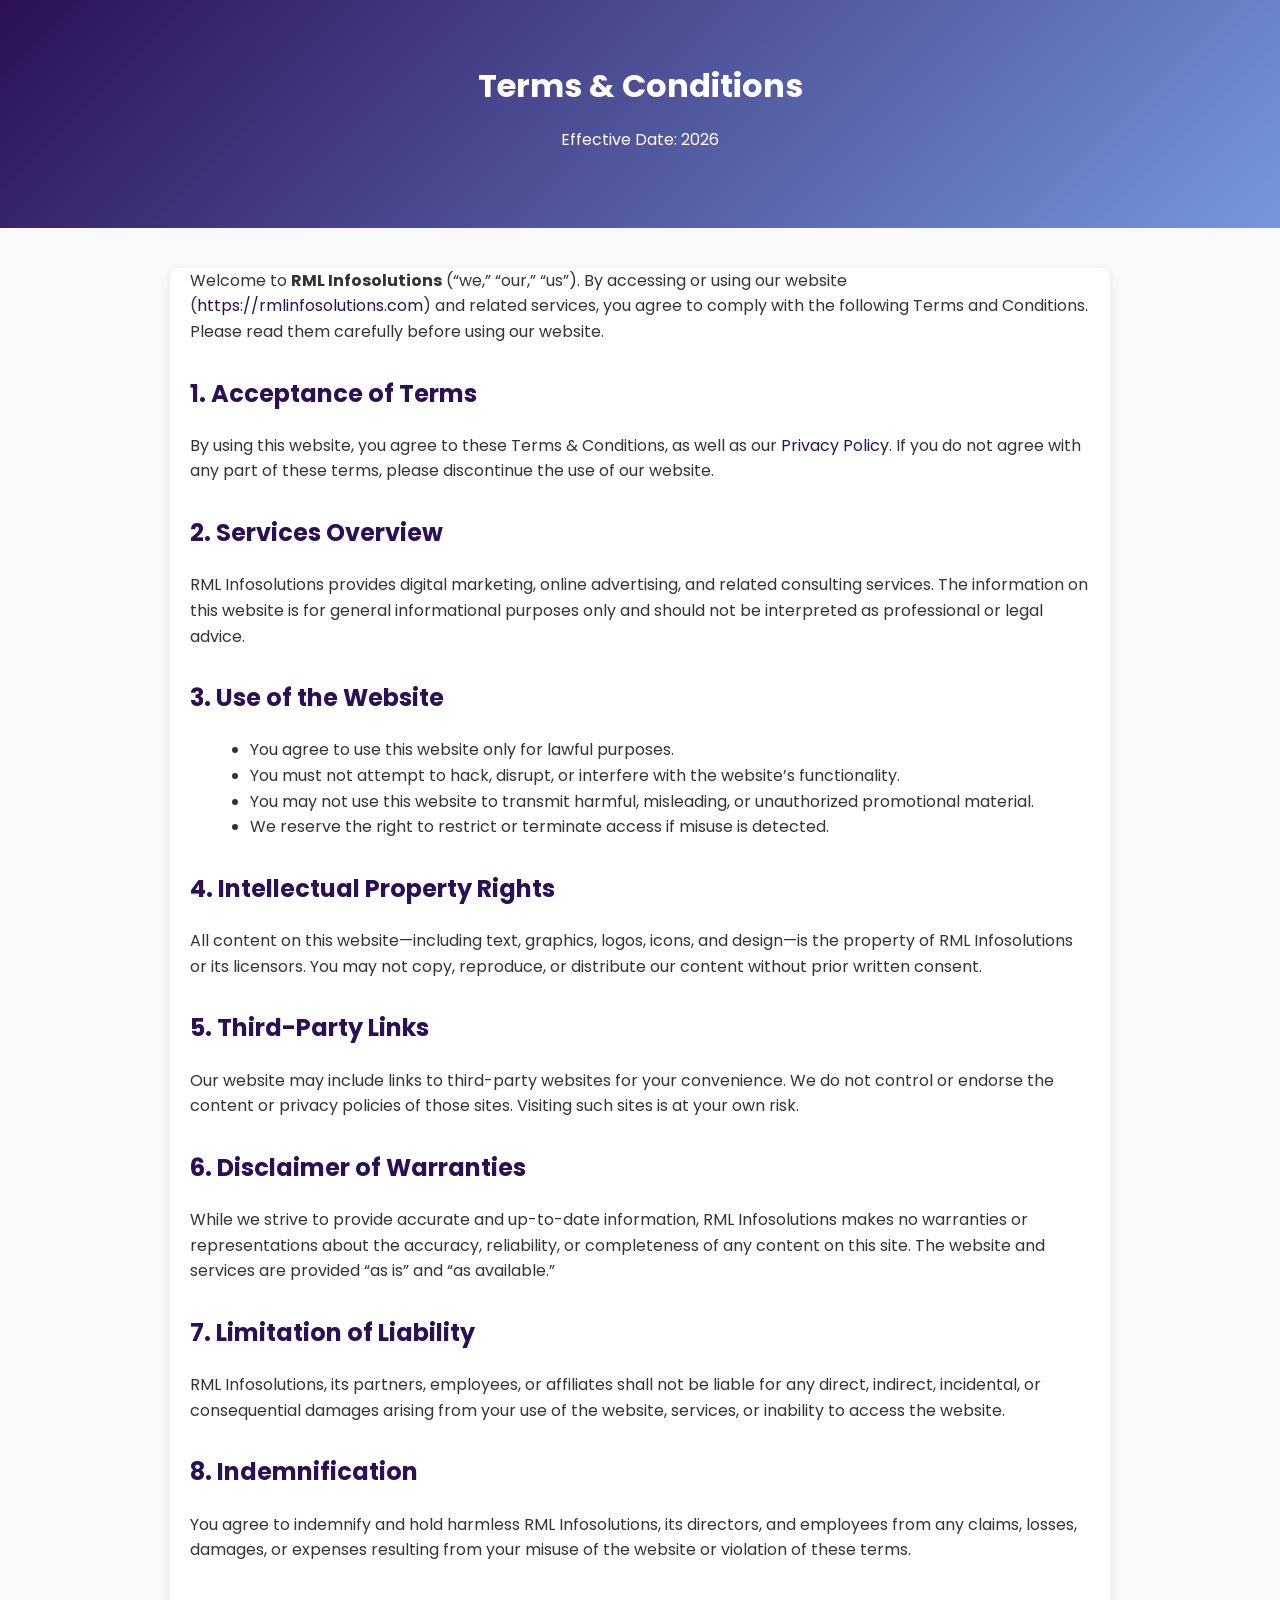
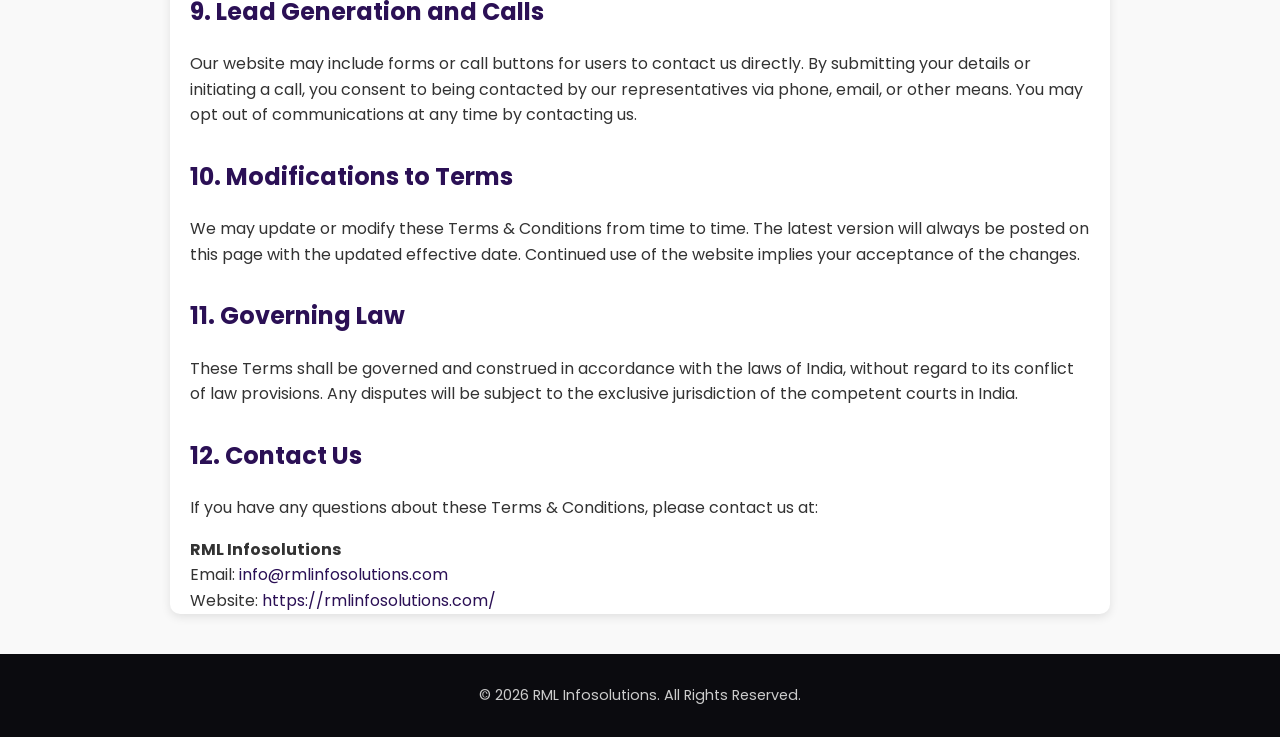
<file: terms-conditions.html>
<!DOCTYPE html>
<html lang="en">
<head>
  <meta charset="UTF-8">
  <meta name="viewport" content="width=device-width, initial-scale=1.0">
  <title>Terms & Conditions | RML Infosolutions</title>
  <meta name="description" content="Read the Terms and Conditions for using RML Infosolutions' website and services.">
  <link href="https://fonts.googleapis.com/css2?family=Poppins:wght@400;600&display=swap" rel="stylesheet">
  <style>
    body {
      font-family: 'Poppins', sans-serif;
      margin: 0;
      padding: 0;
      background: #f9f9f9;
      color: #333;
      line-height: 1.6;
    }
    header {
      background: linear-gradient(135deg, #2b1055, #7597de);
      color: #fff;
      padding: 60px 20px;
      text-align: center;
    }
    header h1 {
      margin: 0;
      font-size: 2em;
    }
    main {
      max-width: 900px;
      margin: 40px auto;
      padding: 0 20px;
      background: #fff;
      border-radius: 10px;
      box-shadow: 0 3px 10px rgba(0,0,0,0.1);
    }
    h2 {
      color: #2b1055;
      margin-top: 30px;
    }
    p {
      margin-bottom: 15px;
    }
    ul {
      margin-left: 20px;
    }
    footer {
      text-align: center;
      padding: 30px 15px;
      background: #0b0b0f;
      color: #ccc;
      font-size: 0.9em;
      margin-top: 40px;
    }
    a {
      color: #2b1055;
      text-decoration: none;
    }
  </style>
</head>
<body>

  <header>
    <h1>Terms & Conditions</h1>
    <p>Effective Date: <script>document.write(new Date().getFullYear())</script></p>
  </header>

  <main>
    <section>
      <p>
        Welcome to <strong>RML Infosolutions</strong> (“we,” “our,” “us”).  
        By accessing or using our website (<a href="https://rmlinfosolutions.com/">https://rmlinfosolutions.com</a>) and related services, you agree to comply with the following Terms and Conditions.  
        Please read them carefully before using our website.
      </p>
    </section>

    <section>
      <h2>1. Acceptance of Terms</h2>
      <p>
        By using this website, you agree to these Terms & Conditions, as well as our <a href="/privacy-policy.html">Privacy Policy</a>.  
        If you do not agree with any part of these terms, please discontinue the use of our website.
      </p>
    </section>

    <section>
      <h2>2. Services Overview</h2>
      <p>
        RML Infosolutions provides digital marketing, online advertising, and related consulting services.  
        The information on this website is for general informational purposes only and should not be interpreted as professional or legal advice.
      </p>
    </section>

    <section>
      <h2>3. Use of the Website</h2>
      <ul>
        <li>You agree to use this website only for lawful purposes.</li>
        <li>You must not attempt to hack, disrupt, or interfere with the website’s functionality.</li>
        <li>You may not use this website to transmit harmful, misleading, or unauthorized promotional material.</li>
        <li>We reserve the right to restrict or terminate access if misuse is detected.</li>
      </ul>
    </section>

    <section>
      <h2>4. Intellectual Property Rights</h2>
      <p>
        All content on this website—including text, graphics, logos, icons, and design—is the property of RML Infosolutions or its licensors.  
        You may not copy, reproduce, or distribute our content without prior written consent.
      </p>
    </section>

    <section>
      <h2>5. Third-Party Links</h2>
      <p>
        Our website may include links to third-party websites for your convenience.  
        We do not control or endorse the content or privacy policies of those sites.  
        Visiting such sites is at your own risk.
      </p>
    </section>

    <section>
      <h2>6. Disclaimer of Warranties</h2>
      <p>
        While we strive to provide accurate and up-to-date information,  
        RML Infosolutions makes no warranties or representations about the accuracy, reliability, or completeness of any content on this site.  
        The website and services are provided “as is” and “as available.”
      </p>
    </section>

    <section>
      <h2>7. Limitation of Liability</h2>
      <p>
        RML Infosolutions, its partners, employees, or affiliates shall not be liable for any direct, indirect, incidental, or consequential damages  
        arising from your use of the website, services, or inability to access the website.
      </p>
    </section>

    <section>
      <h2>8. Indemnification</h2>
      <p>
        You agree to indemnify and hold harmless RML Infosolutions, its directors, and employees from any claims, losses, damages, or expenses  
        resulting from your misuse of the website or violation of these terms.
      </p>
    </section>

    <section>
      <h2>9. Lead Generation and Calls</h2>
      <p>
        Our website may include forms or call buttons for users to contact us directly.  
        By submitting your details or initiating a call, you consent to being contacted by our representatives via phone, email, or other means.  
        You may opt out of communications at any time by contacting us.
      </p>
    </section>

    <section>
      <h2>10. Modifications to Terms</h2>
      <p>
        We may update or modify these Terms & Conditions from time to time.  
        The latest version will always be posted on this page with the updated effective date.  
        Continued use of the website implies your acceptance of the changes.
      </p>
    </section>

    <section>
      <h2>11. Governing Law</h2>
      <p>
        These Terms shall be governed and construed in accordance with the laws of India,  
        without regard to its conflict of law provisions.  
        Any disputes will be subject to the exclusive jurisdiction of the competent courts in India.
      </p>
    </section>

    <section>
      <h2>12. Contact Us</h2>
      <p>
        If you have any questions about these Terms & Conditions, please contact us at:
      </p>
      <p>
        <strong>RML Infosolutions</strong><br>
        Email: <a href="mailto:info@rmlinfosolutions.com">info@rmlinfosolutions.com</a><br>
        Website: <a href="https://rmlinfosolutions.com/">https://rmlinfosolutions.com/</a>
      </p>
    </section>
  </main>

  <footer>
    © <script>document.write(new Date().getFullYear())</script> RML Infosolutions. All Rights Reserved.
  </footer>

</body>
</html>
</file>
<file: styles.css>
/* ==================== GLOBAL STYLES ==================== */

* {
    margin: 0;
    padding: 0;
    box-sizing: border-box;
}

:root {
    --primary-color: #7c3aed;
    --secondary-color: #06b6d4;
    --accent-color: #f59e0b;
    --dark-bg: #0f172a;
    --light-bg: #f8fafc;
    --text-dark: #1e293b;
    --text-light: #64748b;
    --border-color: #e2e8f0;
    --success-color: #10b981;
    --error-color: #ef4444;
    --transition: all 0.3s ease;
}

html {
    scroll-behavior: smooth;
}

body {
    font-family: 'Poppins', sans-serif;
    color: var(--text-dark);
    background-color: #ffffff;
    line-height: 1.6;
}

/* ==================== TYPOGRAPHY ==================== */

h1, h2, h3, h4, h5, h6 {
    font-family: 'Playfair Display', serif;
    font-weight: 700;
    margin-bottom: 1rem;
    color: var(--text-dark);
}

h1 {
    font-size: 3.5rem;
    line-height: 1.2;
}

h2 {
    font-size: 2.5rem;
    line-height: 1.2;
}

h3 {
    font-size: 1.5rem;
}

h4 {
    font-size: 1.25rem;
}

p {
    font-size: 1rem;
    color: var(--text-light);
    margin-bottom: 1rem;
}

a {
    color: var(--primary-color);
    text-decoration: none;
    transition: var(--transition);
}

a:hover {
    color: var(--secondary-color);
}

/* ==================== BUTTONS ==================== */

.btn {
    display: inline-block;
    padding: 12px 32px;
    border-radius: 50px;
    font-weight: 600;
    font-size: 1rem;
    cursor: pointer;
    border: none;
    transition: var(--transition);
    text-align: center;
    text-decoration: none;
}

.btn-primary {
    background: linear-gradient(135deg, var(--primary-color), var(--secondary-color));
    color: white;
    box-shadow: 0 4px 15px rgba(124, 58, 237, 0.3);
}

.btn-primary:hover {
    transform: translateY(-2px);
    box-shadow: 0 6px 20px rgba(124, 58, 237, 0.4);
}

.btn-secondary {
    background: transparent;
    color: var(--primary-color);
    border: 2px solid var(--primary-color);
}

.btn-secondary:hover {
    background: var(--primary-color);
    color: white;
}

.btn-outline {
    background: transparent;
    color: var(--primary-color);
    border: 2px solid var(--primary-color);
}

.btn-outline:hover {
    background: var(--primary-color);
    color: white;
}

.btn-light {
    background: white;
    color: var(--primary-color);
    box-shadow: 0 4px 15px rgba(0, 0, 0, 0.1);
}

.btn-light:hover {
    transform: translateY(-2px);
    box-shadow: 0 6px 20px rgba(0, 0, 0, 0.15);
}

/* ==================== NAVIGATION ==================== */

.navbar {
    background: white;
    padding: 1rem 0;
    position: sticky;
    top: 0;
    z-index: 1000;
    box-shadow: 0 2px 10px rgba(0, 0, 0, 0.05);
}

.nav-container {
    max-width: 1200px;
    margin: 0 auto;
    padding: 0 2rem;
    display: flex;
    justify-content: space-between;
    align-items: center;
}

.logo {
    display: flex;
    align-items: center;
    gap: 0.5rem;
    font-size: 1.5rem;
    font-weight: 700;
    color: var(--primary-color);
    font-family: 'Playfair Display', serif;
}

.logo i {
    font-size: 2rem;
}

.nav-menu {
    display: flex;
    gap: 2rem;
    align-items: center;
}

.nav-link {
    color: var(--text-dark);
    font-weight: 500;
    position: relative;
    transition: var(--transition);
}

.nav-link:after {
    content: '';
    position: absolute;
    bottom: -5px;
    left: 0;
    width: 0;
    height: 2px;
    background: var(--primary-color);
    transition: var(--transition);
}

.nav-link:hover:after,
.nav-link.active:after {
    width: 100%;
}

.nav-link.active {
    color: var(--primary-color);
}

.phone-btn a {
    background: linear-gradient(135deg, var(--primary-color), var(--secondary-color));
    color: white;
    padding: 10px 20px;
    border-radius: 50px;
    display: flex;
    align-items: center;
    gap: 0.5rem;
    font-weight: 600;
}

.hamburger {
    display: none;
    flex-direction: column;
    cursor: pointer;
    gap: 5px;
}

.hamburger span {
    width: 25px;
    height: 3px;
    background: var(--text-dark);
    border-radius: 2px;
    transition: var(--transition);
}

/* ==================== HERO SECTION ==================== */

.hero {
    display: grid;
    grid-template-columns: 1fr 1fr;
    gap: 3rem;
    align-items: center;
    padding: 6rem 2rem;
    max-width: 1200px;
    margin: 0 auto;
    min-height: 600px;
}

.hero-content h1 {
    background: linear-gradient(135deg, var(--primary-color), var(--secondary-color));
    -webkit-background-clip: text;
    -webkit-text-fill-color: transparent;
    background-clip: text;
    margin-bottom: 1.5rem;
    animation: fadeInUp 0.8s ease;
}

.hero-subtitle {
    font-size: 1.2rem;
    margin-bottom: 2rem;
    animation: fadeInUp 0.8s ease 0.2s both;
}

.hero-buttons {
    display: flex;
    gap: 1rem;
    animation: fadeInUp 0.8s ease 0.4s both;
}

.hero-image {
    animation: fadeInRight 0.8s ease;
}

.hero-image img {
    width: 100%;
    border-radius: 20px;
    box-shadow: 0 10px 40px rgba(124, 58, 237, 0.2);
}

/* ==================== STATISTICS SECTION ==================== */

.stats {
    background: linear-gradient(135deg, var(--primary-color), var(--secondary-color));
    padding: 4rem 2rem;
    color: white;
}

.stats-container {
    max-width: 1200px;
    margin: 0 auto;
    display: grid;
    grid-template-columns: repeat(auto-fit, minmax(200px, 1fr));
    gap: 2rem;
}

.stat-item {
    text-align: center;
    animation: fadeInUp 0.8s ease;
}

.stat-item h3 {
    font-size: 3rem;
    color: var(--accent-color);
    margin-bottom: 0.5rem;
}

.stat-item p {
    color: rgba(255, 255, 255, 0.9);
}

/* ==================== SERVICES PREVIEW SECTION ==================== */

.services-preview {
    padding: 6rem 2rem;
    background: var(--light-bg);
}

.section-header {
    text-align: center;
    margin-bottom: 4rem;
    max-width: 1200px;
    margin-left: auto;
    margin-right: auto;
}

.section-header h2 {
    background: linear-gradient(135deg, var(--primary-color), var(--secondary-color));
    -webkit-background-clip: text;
    -webkit-text-fill-color: transparent;
    background-clip: text;
    margin-bottom: 0.5rem;
}

.section-header p {
    font-size: 1.1rem;
    color: var(--text-light);
}

.services-grid {
    max-width: 1200px;
    margin: 0 auto;
    display: grid;
    grid-template-columns: repeat(auto-fit, minmax(250px, 1fr));
    gap: 2rem;
}

.service-card {
    background: white;
    padding: 2rem;
    border-radius: 15px;
    text-align: center;
    transition: var(--transition);
    box-shadow: 0 5px 15px rgba(0, 0, 0, 0.08);
    border: 2px solid transparent;
}

.service-card:hover {
    transform: translateY(-10px);
    border-color: var(--primary-color);
    box-shadow: 0 15px 40px rgba(124, 58, 237, 0.15);
}

.service-icon {
    font-size: 3rem;
    color: var(--primary-color);
    margin-bottom: 1rem;
}

.service-card h3 {
    margin-bottom: 1rem;
}

.service-card p {
    margin-bottom: 1.5rem;
    font-size: 0.95rem;
}

.service-link {
    color: var(--primary-color);
    font-weight: 600;
    display: inline-flex;
    align-items: center;
    gap: 0.5rem;
    transition: var(--transition);
}

.service-link:hover {
    gap: 1rem;
}

/* ==================== WHY CHOOSE US SECTION ==================== */

.why-choose-us {
    padding: 6rem 2rem;
}

.features-grid {
    max-width: 1200px;
    margin: 0 auto;
    display: grid;
    grid-template-columns: repeat(auto-fit, minmax(280px, 1fr));
    gap: 2rem;
}

.feature-item {
    padding: 2rem;
    background: white;
    border-radius: 15px;
    text-align: center;
    box-shadow: 0 5px 15px rgba(0, 0, 0, 0.08);
    transition: var(--transition);
}

.feature-item:hover {
    box-shadow: 0 15px 40px rgba(124, 58, 237, 0.15);
    transform: translateY(-5px);
}

.feature-icon {
    font-size: 2.5rem;
    color: var(--secondary-color);
    margin-bottom: 1rem;
}

.feature-item h3 {
    margin-bottom: 0.5rem;
}

/* ==================== CTA SECTION ==================== */

.cta-section {
    background: linear-gradient(135deg, var(--primary-color), var(--secondary-color));
    padding: 4rem 2rem;
    text-align: center;
    color: white;
}

.cta-content h2 {
    color: white;
    margin-bottom: 1rem;
}

.cta-content p {
    color: rgba(255, 255, 255, 0.9);
    font-size: 1.1rem;
    margin-bottom: 2rem;
}

/* ==================== PAGE HEADER ==================== */

.page-header {
    background: linear-gradient(135deg, var(--primary-color), var(--secondary-color));
    color: white;
    padding: 4rem 2rem;
    text-align: center;
}

.page-header h1 {
    color: white;
    margin-bottom: 0.5rem;
}

.page-header p {
    color: rgba(255, 255, 255, 0.9);
    font-size: 1.2rem;
}

/* ==================== SERVICES DETAILED ==================== */

.services-detailed {
    max-width: 1200px;
    margin: 0 auto;
    padding: 4rem 2rem;
}

.service-detail-item {
    display: grid;
    grid-template-columns: 1fr 1fr;
    gap: 3rem;
    align-items: center;
    margin-bottom: 4rem;
    padding: 2rem;
    background: var(--light-bg);
    border-radius: 15px;
}

.service-detail-item.reverse {
    direction: rtl;
}

.service-detail-item.reverse > * {
    direction: ltr;
}

.service-detail-content h2 {
    color: var(--primary-color);
    margin-bottom: 1rem;
}

.service-features {
    list-style: none;
    margin: 1.5rem 0;
}

.service-features li {
    padding: 0.5rem 0;
    color: var(--text-dark);
    display: flex;
    align-items: center;
    gap: 0.5rem;
}

.service-features i {
    color: var(--success-color);
    font-weight: bold;
}

.service-detail-image {
    display: flex;
    justify-content: center;
}

.service-detail-image img {
    width: 100%;
    max-width: 400px;
    border-radius: 15px;
    box-shadow: 0 10px 40px rgba(124, 58, 237, 0.2);
}

.icon-placeholder {
    width: 300px;
    height: 300px;
    background: white;
    border-radius: 15px;
    display: flex;
    align-items: center;
    justify-content: center;
    font-size: 6rem;
    color: var(--primary-color);
    box-shadow: 0 10px 40px rgba(124, 58, 237, 0.2);
}

.icon-placeholder.social {
    flex-direction: column;
    gap: 2rem;
    font-size: 3rem;
}

/* ==================== INSTITUTE SECTION ==================== */

.institute-hero {
    display: grid;
    grid-template-columns: 1fr 1fr;
    gap: 3rem;
    align-items: center;
    padding: 4rem 2rem;
    max-width: 1200px;
    margin: 0 auto;
}

.institute-content h2 {
    color: var(--primary-color);
    margin-bottom: 1rem;
}

.institute-image img {
    width: 100%;
    border-radius: 15px;
    box-shadow: 0 10px 40px rgba(124, 58, 237, 0.2);
}

.why-digital-marketing {
    padding: 6rem 2rem;
    background: var(--light-bg);
}

.benefits-grid {
    max-width: 1200px;
    margin: 0 auto;
    display: grid;
    grid-template-columns: repeat(auto-fit, minmax(280px, 1fr));
    gap: 2rem;
}

.benefit-card {
    background: white;
    padding: 2rem;
    border-radius: 15px;
    text-align: center;
    box-shadow: 0 5px 15px rgba(0, 0, 0, 0.08);
    transition: var(--transition);
}

.benefit-card:hover {
    transform: translateY(-10px);
    box-shadow: 0 15px 40px rgba(124, 58, 237, 0.15);
}

.benefit-icon {
    font-size: 2.5rem;
    color: var(--secondary-color);
    margin-bottom: 1rem;
}

.benefit-card h3 {
    margin-bottom: 0.5rem;
}

/* ==================== COURSE OFFERINGS ==================== */

.course-offerings {
    padding: 6rem 2rem;
}

.courses-grid {
    max-width: 1200px;
    margin: 0 auto;
    display: grid;
    grid-template-columns: repeat(auto-fit, minmax(300px, 1fr));
    gap: 2rem;
}

.course-card {
    background: white;
    padding: 2rem;
    border-radius: 15px;
    box-shadow: 0 5px 15px rgba(0, 0, 0, 0.08);
    transition: var(--transition);
    border: 2px solid transparent;
}

.course-card:hover {
    transform: translateY(-10px);
    box-shadow: 0 15px 40px rgba(124, 58, 237, 0.15);
    border-color: var(--primary-color);
}

.course-card.featured {
    background: linear-gradient(135deg, var(--primary-color), var(--secondary-color));
    color: white;
    transform: scale(1.05);
}

.course-card.featured h3,
.course-card.featured p {
    color: white;
}

.course-card.featured .course-features li {
    color: rgba(255, 255, 255, 0.9);
}

.course-icon {
    font-size: 2.5rem;
    color: var(--primary-color);
    margin-bottom: 1rem;
}

.course-card.featured .course-icon {
    color: var(--accent-color);
}

.course-features {
    list-style: none;
    margin: 1rem 0;
    text-align: left;
}

.course-features li {
    padding: 0.5rem 0;
    color: var(--text-light);
}

/* ==================== PROFIT POTENTIAL ==================== */

.profit-potential {
    padding: 6rem 2rem;
    background: var(--light-bg);
}

.earning-grid {
    max-width: 1200px;
    margin: 0 auto;
    display: grid;
    grid-template-columns: repeat(auto-fit, minmax(280px, 1fr));
    gap: 2rem;
}

.earning-item {
    background: white;
    padding: 2rem;
    border-radius: 15px;
    box-shadow: 0 5px 15px rgba(0, 0, 0, 0.08);
    text-align: center;
}

.earning-item h3 {
    color: var(--primary-color);
    margin-bottom: 1rem;
}

.earning-item p {
    margin: 0.5rem 0;
}

/* ==================== ABOUT SECTION ==================== */

.about-hero {
    display: grid;
    grid-template-columns: 1fr 1fr;
    gap: 3rem;
    align-items: center;
    padding: 4rem 2rem;
    max-width: 1200px;
    margin: 0 auto;
}

.about-content h2 {
    color: var(--primary-color);
    margin-bottom: 1rem;
}

.mission-vision {
    max-width: 1200px;
    margin: 0 auto;
    padding: 4rem 2rem;
    display: grid;
    grid-template-columns: 1fr 1fr;
    gap: 3rem;
}

.mission-item,
.vision-item {
    background: var(--light-bg);
    padding: 2rem;
    border-radius: 15px;
    text-align: center;
}

.mission-icon,
.vision-icon {
    font-size: 3rem;
    color: var(--primary-color);
    margin-bottom: 1rem;
}

.core-values {
    padding: 6rem 2rem;
}

.values-grid {
    max-width: 1200px;
    margin: 0 auto;
    display: grid;
    grid-template-columns: repeat(auto-fit, minmax(280px, 1fr));
    gap: 2rem;
}

.value-card {
    background: white;
    padding: 2rem;
    border-radius: 15px;
    text-align: center;
    box-shadow: 0 5px 15px rgba(0, 0, 0, 0.08);
    transition: var(--transition);
}

.value-card:hover {
    transform: translateY(-10px);
    box-shadow: 0 15px 40px rgba(124, 58, 237, 0.15);
}

.value-icon {
    font-size: 2.5rem;
    color: var(--secondary-color);
    margin-bottom: 1rem;
}

.features-list {
    max-width: 1200px;
    margin: 0 auto;
    padding: 2rem;
}

.feature-item-list {
    display: grid;
    grid-template-columns: 100px 1fr;
    gap: 2rem;
    margin-bottom: 2rem;
    padding: 2rem;
    background: var(--light-bg);
    border-radius: 15px;
    align-items: start;
}

.feature-number {
    font-size: 2rem;
    font-weight: 700;
    color: var(--primary-color);
}

.feature-content h3 {
    margin-bottom: 0.5rem;
}

.team-section {
    padding: 6rem 2rem;
    background: var(--light-bg);
}

.team-grid {
    max-width: 1200px;
    margin: 0 auto;
    display: grid;
    grid-template-columns: repeat(auto-fit, minmax(280px, 1fr));
    gap: 2rem;
}

.team-member {
    background: white;
    padding: 2rem;
    border-radius: 15px;
    text-align: center;
    box-shadow: 0 5px 15px rgba(0, 0, 0, 0.08);
    transition: var(--transition);
}

.team-member:hover {
    transform: translateY(-10px);
    box-shadow: 0 15px 40px rgba(124, 58, 237, 0.15);
}

.member-image {
    font-size: 4rem;
    color: var(--primary-color);
    margin-bottom: 1rem;
}

.member-role {
    color: var(--secondary-color);
    font-weight: 600;
    font-size: 0.9rem;
}

/* ==================== CONTACT SECTION ==================== */

.contact-section {
    max-width: 1200px;
    margin: 0 auto;
    padding: 4rem 2rem;
    display: grid;
    grid-template-columns: 1fr 1fr;
    gap: 3rem;
}

.contact-info h2 {
    color: var(--primary-color);
    margin-bottom: 1rem;
}

.contact-details {
    margin-top: 2rem;
}

.contact-item {
    display: flex;
    gap: 1.5rem;
    margin-bottom: 2rem;
    padding: 1.5rem;
    background: var(--light-bg);
    border-radius: 10px;
}

.contact-icon {
    font-size: 1.5rem;
    color: var(--primary-color);
    min-width: 30px;
}

.contact-text h3 {
    margin-bottom: 0.5rem;
}

.contact-text p {
    margin: 0;
}

.contact-text a {
    color: var(--primary-color);
    font-weight: 600;
}

/* ==================== CONTACT FORM ==================== */

.contact-form-container h2 {
    color: var(--primary-color);
    margin-bottom: 2rem;
}

.contact-form {
    background: var(--light-bg);
    padding: 2rem;
    border-radius: 15px;
}

.form-group {
    margin-bottom: 1.5rem;
}

.form-group label {
    display: block;
    margin-bottom: 0.5rem;
    font-weight: 600;
    color: var(--text-dark);
}

.form-group input,
.form-group select,
.form-group textarea {
    width: 100%;
    padding: 12px;
    border: 2px solid var(--border-color);
    border-radius: 8px;
    font-family: 'Poppins', sans-serif;
    font-size: 1rem;
    transition: var(--transition);
}

.form-group input:focus,
.form-group select:focus,
.form-group textarea:focus {
    outline: none;
    border-color: var(--primary-color);
    box-shadow: 0 0 0 3px rgba(124, 58, 237, 0.1);
}

.form-group.checkbox {
    display: flex;
    align-items: center;
    gap: 0.5rem;
}

.form-group.checkbox input {
    width: auto;
}

.form-group.checkbox label {
    margin: 0;
}

.form-message {
    margin-top: 1rem;
    padding: 1rem;
    border-radius: 8px;
    display: none;
}

.form-message.success {
    background: #d1fae5;
    color: #065f46;
    display: block;
}

.form-message.error {
    background: #fee2e2;
    color: #991b1b;
    display: block;
}

/* ==================== WHY CONTACT SECTION ==================== */

.why-contact {
    padding: 6rem 2rem;
    background: var(--light-bg);
}

.contact-benefits {
    max-width: 1200px;
    margin: 0 auto;
    display: grid;
    grid-template-columns: repeat(auto-fit, minmax(250px, 1fr));
    gap: 2rem;
}

.benefit-item {
    background: white;
    padding: 2rem;
    border-radius: 15px;
    text-align: center;
    box-shadow: 0 5px 15px rgba(0, 0, 0, 0.08);
}

.benefit-item:hover {
    transform: translateY(-5px);
}

.benefit-icon {
    font-size: 2.5rem;
    color: var(--secondary-color);
    margin-bottom: 1rem;
}

/* ==================== FAQ SECTION ==================== */

.faq-section {
    padding: 6rem 2rem;
}

.faq-container {
    max-width: 800px;
    margin: 0 auto;
}

.faq-item {
    background: var(--light-bg);
    margin-bottom: 1.5rem;
    border-radius: 10px;
    overflow: hidden;
}

.faq-question {
    padding: 1.5rem;
    cursor: pointer;
    display: flex;
    justify-content: space-between;
    align-items: center;
    font-weight: 600;
    transition: var(--transition);
}

.faq-question:hover {
    background: white;
}

.faq-question h3 {
    margin: 0;
    color: var(--text-dark);
}

.faq-question i {
    color: var(--primary-color);
    transition: var(--transition);
}

.faq-item.active .faq-question i {
    transform: rotate(180deg);
}

.faq-answer {
    max-height: 0;
    overflow: hidden;
    transition: var(--transition);
}

.faq-item.active .faq-answer {
    max-height: 500px;
    padding: 0 1.5rem 1.5rem;
}

.faq-answer p {
    margin: 0;
}

/* ==================== INSTITUTE FEATURES ==================== */

.why-choose-institute {
    padding: 6rem 2rem;
    background: var(--light-bg);
}

.institute-features {
    max-width: 1200px;
    margin: 0 auto;
}

.feature-row {
    display: grid;
    grid-template-columns: repeat(auto-fit, minmax(300px, 1fr));
    gap: 2rem;
    margin-bottom: 2rem;
}

.feature-col {
    background: white;
    padding: 2rem;
    border-radius: 15px;
    text-align: center;
    box-shadow: 0 5px 15px rgba(0, 0, 0, 0.08);
    transition: var(--transition);
}

.feature-col:hover {
    transform: translateY(-10px);
    box-shadow: 0 15px 40px rgba(124, 58, 237, 0.15);
}

.feature-col .feature-icon {
    font-size: 2.5rem;
    color: var(--secondary-color);
    margin-bottom: 1rem;
}

.feature-col h3 {
    margin-bottom: 0.5rem;
}

/* ==================== TESTIMONIALS ==================== */

.testimonials {
    padding: 6rem 2rem;
}

.testimonials-grid {
    max-width: 1200px;
    margin: 0 auto;
    display: grid;
    grid-template-columns: repeat(auto-fit, minmax(300px, 1fr));
    gap: 2rem;
}

.testimonial-card {
    background: var(--light-bg);
    padding: 2rem;
    border-radius: 15px;
    box-shadow: 0 5px 15px rgba(0, 0, 0, 0.08);
    transition: var(--transition);
}

.testimonial-card:hover {
    transform: translateY(-10px);
    box-shadow: 0 15px 40px rgba(124, 58, 237, 0.15);
}

.testimonial-stars {
    color: var(--accent-color);
    margin-bottom: 1rem;
    font-size: 1.2rem;
}

.testimonial-card p {
    margin-bottom: 1rem;
    font-style: italic;
}

.testimonial-card h4 {
    color: var(--primary-color);
    margin-bottom: 0.25rem;
}

.role {
    font-size: 0.9rem;
    color: var(--text-light);
}

/* ==================== FOOTER ==================== */

.footer {
    background: var(--text-dark);
    color: white;
    padding: 4rem 2rem 2rem;
}

.footer-content {
    max-width: 1200px;
    margin: 0 auto;
    display: grid;
    grid-template-columns: repeat(auto-fit, minmax(250px, 1fr));
    gap: 2rem;
    margin-bottom: 2rem;
}

.footer-section h3,
.footer-section h4 {
    color: white;
    margin-bottom: 1rem;
}

.footer-section p {
    color: rgba(255, 255, 255, 0.8);
    margin-bottom: 0.5rem;
}

.footer-section a {
    color: rgba(255, 255, 255, 0.8);
}

.footer-section a:hover {
    color: var(--primary-color);
}

.footer-section ul {
    list-style: none;
}

.footer-section ul li {
    margin-bottom: 0.5rem;
}

.social-links {
    display: flex;
    gap: 1rem;
    margin-top: 1rem;
}

.social-links a {
    width: 40px;
    height: 40px;
    background: var(--primary-color);
    border-radius: 50%;
    display: flex;
    align-items: center;
    justify-content: center;
    transition: var(--transition);
}

.social-links a:hover {
    background: var(--secondary-color);
    transform: translateY(-3px);
}

.footer-bottom {
    text-align: center;
    padding-top: 2rem;
    border-top: 1px solid rgba(255, 255, 255, 0.1);
    color: rgba(255, 255, 255, 0.8);
}

/* ==================== ANIMATIONS ==================== */

@keyframes fadeInUp {
    from {
        opacity: 0;
        transform: translateY(30px);
    }
    to {
        opacity: 1;
        transform: translateY(0);
    }
}

@keyframes fadeInRight {
    from {
        opacity: 0;
        transform: translateX(30px);
    }
    to {
        opacity: 1;
        transform: translateX(0);
    }
}

@keyframes fadeIn {
    from {
        opacity: 0;
    }
    to {
        opacity: 1;
    }
}

/* ==================== RESPONSIVE DESIGN ==================== */

@media (max-width: 768px) {
    h1 {
        font-size: 2.5rem;
    }

    h2 {
        font-size: 1.8rem;
    }

    .nav-menu {
        display: none;
        position: absolute;
        top: 70px;
        left: 0;
        right: 0;
        background: white;
        flex-direction: column;
        padding: 2rem;
        gap: 1rem;
        box-shadow: 0 5px 15px rgba(0, 0, 0, 0.1);
        z-index: 999;
    }

    .nav-menu.active {
        display: flex;
    }

    .hamburger {
        display: flex;
    }

    .phone-btn {
        display: none;
    }

    .hero {
        grid-template-columns: 1fr;
        padding: 3rem 2rem;
    }

    .hero-image {
        order: -1;
    }

    .hero-buttons {
        flex-direction: column;
    }

    .stats-container {
        grid-template-columns: 1fr 1fr;
    }

    .services-grid {
        grid-template-columns: 1fr;
    }

    .contact-section {
        grid-template-columns: 1fr;
    }

    .institute-hero {
        grid-template-columns: 1fr;
    }

    .about-hero {
        grid-template-columns: 1fr;
    }

    .mission-vision {
        grid-template-columns: 1fr;
    }

    .service-detail-item {
        grid-template-columns: 1fr;
    }

    .service-detail-item.reverse {
        direction: ltr;
    }

    .feature-item-list {
        grid-template-columns: 1fr;
    }

    .feature-number {
        text-align: center;
    }

    .page-header h1 {
        font-size: 2rem;
    }

    .hero-title {
        font-size: 2rem;
    }
}

@media (max-width: 480px) {
    h1 {
        font-size: 1.8rem;
    }

    h2 {
        font-size: 1.5rem;
    }

    .nav-container {
        padding: 0 1rem;
    }

    .hero {
        padding: 2rem 1rem;
        min-height: auto;
    }

    .stats-container {
        grid-template-columns: 1fr;
    }

    .stat-item h3 {
        font-size: 2rem;
    }

    .services-grid {
        gap: 1rem;
    }

    .service-card {
        padding: 1.5rem;
    }

    .contact-section {
        padding: 2rem 1rem;
    }

    .contact-form {
        padding: 1.5rem;
    }

    .hero-buttons {
        gap: 0.5rem;
    }

    .btn {
        padding: 10px 20px;
        font-size: 0.9rem;
    }

    .footer-content {
        grid-template-columns: 1fr;
    }
}
</file>
